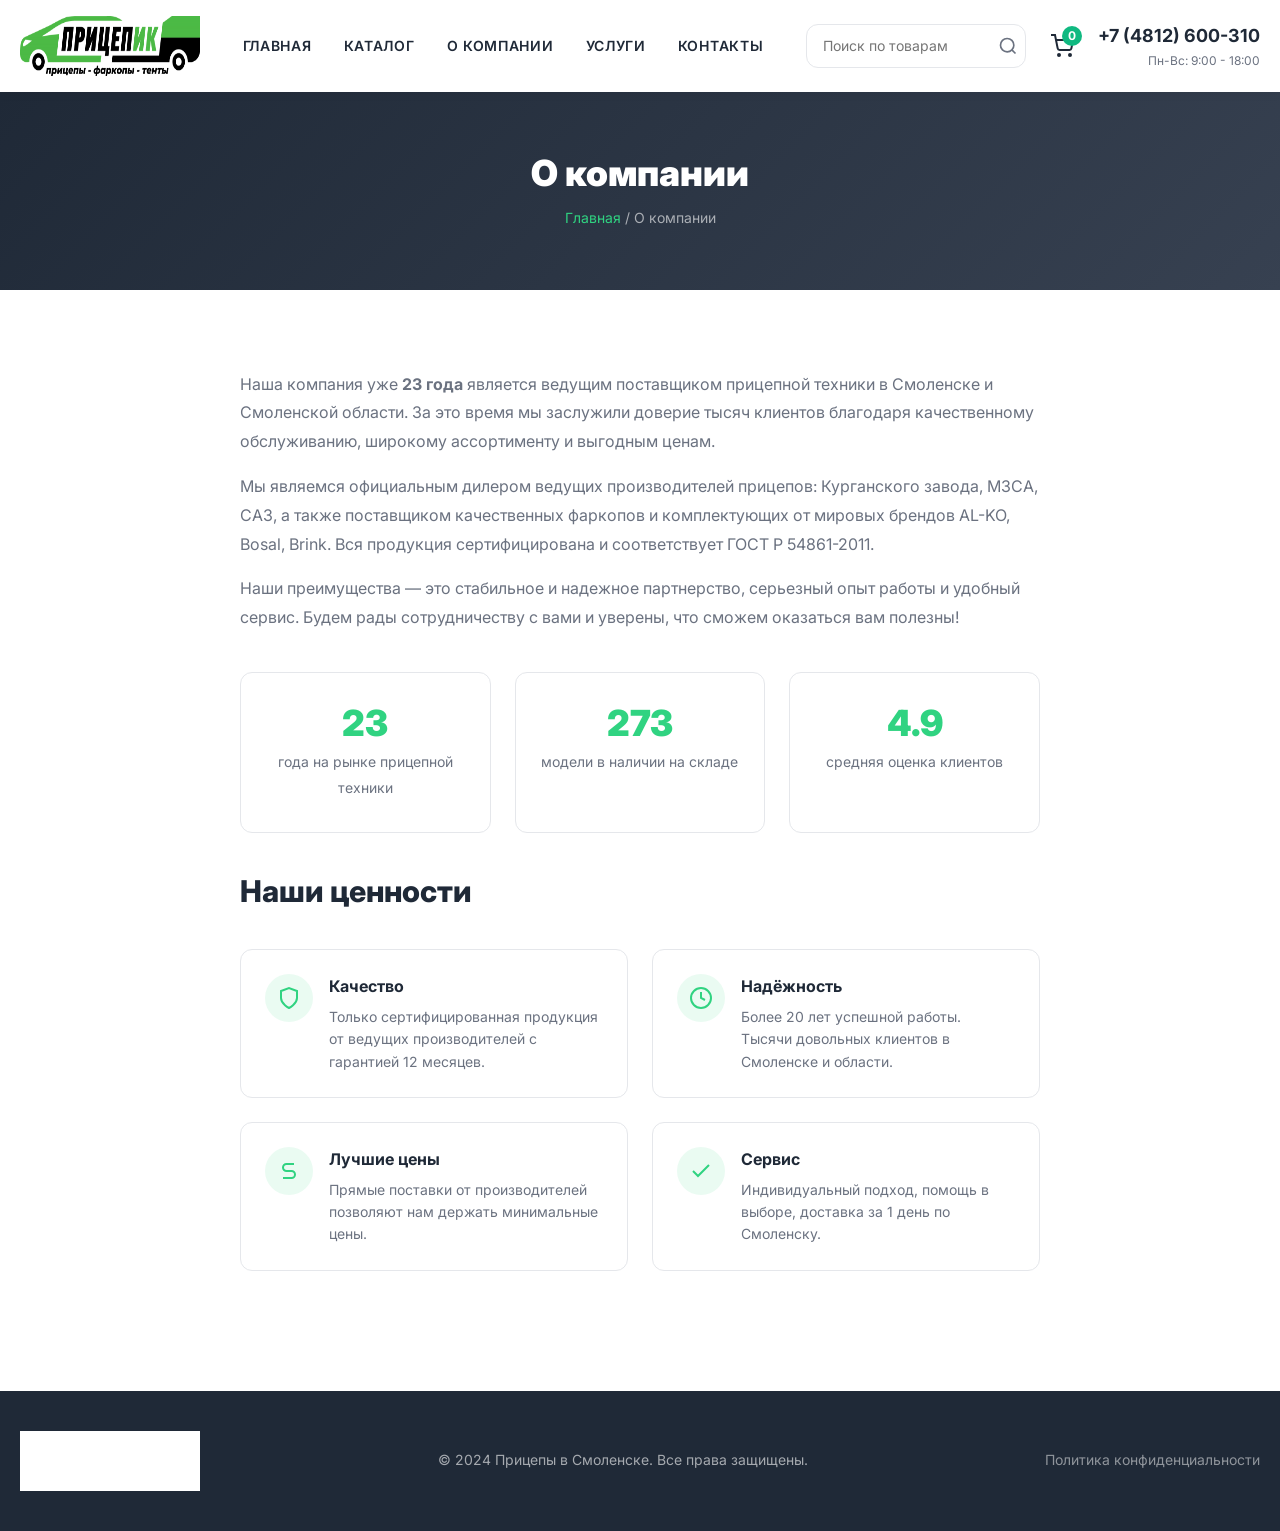
<file: about.html>
<!DOCTYPE html>
<html lang="ru">
<head>
    <meta charset="UTF-8">
    <meta name="viewport" content="width=device-width, initial-scale=1.0">
    <meta name="description" content="О компании Прицепы в Смоленске. 23 года на рынке, официальный дилер, гарантия 12 месяцев.">
    <title>О компании | Прицепы в Смоленске</title>
    <link rel="preconnect" href="https://fonts.googleapis.com">
    <link rel="preconnect" href="https://fonts.gstatic.com" crossorigin>
    <link href="https://fonts.googleapis.com/css2?family=Inter:wght@400;500;600;700;800;900&display=swap" rel="stylesheet">
    <link rel="stylesheet" href="css/reset.css">
    <link rel="stylesheet" href="css/variables.css">
    <link rel="stylesheet" href="css/style.css">
    <link rel="stylesheet" href="css/pages.css">
</head>
<body>
    <header class="header" data-header>
        <div class="container header__container">
            <a href="index.html" class="header__logo">
                <img src="img/logo.png" alt="Прицепы Смоленск" class="header__logo-img" width="180" height="60">
            </a>
            <nav class="header__nav">
                <ul class="header__menu">
                    <li class="header__menu-item"><a href="index.html" class="header__menu-link">Главная</a></li>
                    <li class="header__menu-item"><a href="catalog.html" class="header__menu-link">Каталог</a></li>
                    <li class="header__menu-item"><a href="about.html" class="header__menu-link">О компании</a></li>
                    <li class="header__menu-item"><a href="services.html" class="header__menu-link">Услуги</a></li>
                    <li class="header__menu-item"><a href="contacts.html" class="header__menu-link">Контакты</a></li>
                </ul>
            </nav>
            <div class="header__actions">
                <div class="header__search">
                    <form class="search-form" role="search" action="catalog.html">
                        <input type="search" class="search-form__input" placeholder="Поиск по товарам" aria-label="Поиск" name="q">
                        <button type="submit" class="search-form__btn" aria-label="Найти">
                            <svg width="20" height="20" viewBox="0 0 24 24" fill="none" stroke="currentColor" stroke-width="2"><circle cx="11" cy="11" r="8"></circle><path d="m21 21-4.35-4.35"></path></svg>
                        </button>
                    </form>
                </div>
                <a href="cart.html" class="header__cart" aria-label="Корзина">
                    <svg width="24" height="24" viewBox="0 0 24 24" fill="none" stroke="currentColor" stroke-width="2">
                        <circle cx="9" cy="21" r="1"></circle><circle cx="20" cy="21" r="1"></circle>
                        <path d="M1 1h4l2.68 13.39a2 2 0 0 0 2 1.61h9.72a2 2 0 0 0 2-1.61L23 6H6"></path>
                    </svg>
                    <span class="header__cart-count" data-cart-count>0</span>
                </a>
                <div class="header__contacts-block">
                    <a href="tel:+74812600310" class="header__phone">+7 (4812) 600-310</a>
                    <span class="header__work-time">Пн-Вс: 9:00 - 18:00</span>
                </div>
            </div>
            <button class="header__burger" aria-label="Открыть меню" aria-expanded="false" data-burger>
                <span></span><span></span><span></span>
            </button>
        </div>
        <div class="header__mobile-menu" data-mobile-menu>
            <nav class="header__mobile-nav">
                <ul class="header__mobile-menu-list">
                    <li><a href="index.html" class="header__mobile-menu-link">Главная</a></li>
                    <li><a href="catalog.html" class="header__mobile-menu-link">Каталог</a></li>
                    <li><a href="about.html" class="header__mobile-menu-link">О компании</a></li>
                    <li><a href="services.html" class="header__mobile-menu-link">Услуги</a></li>
                    <li><a href="contacts.html" class="header__mobile-menu-link">Контакты</a></li>
                </ul>
                <div class="header__mobile-contacts">
                    <a href="tel:+74812600310" class="header__mobile-phone">+7 (4812) 600-310</a>
                    <span class="header__mobile-work-time">Пн-Вс: 9:00 - 18:00</span>
                </div>
            </nav>
        </div>
    </header>

    <main>
        <section class="page-header" data-animate>
            <div class="container">
                <h1 class="page-header__title">О компании</h1>
                <p class="page-header__breadcrumb"><a href="index.html">Главная</a> / О компании</p>
            </div>
        </section>

        <section class="section-padding">
            <div class="container">
                <div class="about-page__content" data-animate>
                    <p class="about-page__text">Наша компания уже <strong>23 года</strong> является ведущим поставщиком прицепной техники в Смоленске и Смоленской области. За это время мы заслужили доверие тысяч клиентов благодаря качественному обслуживанию, широкому ассортименту и выгодным ценам.</p>
                    <p class="about-page__text">Мы являемся официальным дилером ведущих производителей прицепов: Курганского завода, МЗСА, САЗ, а также поставщиком качественных фаркопов и комплектующих от мировых брендов AL-KO, Bosal, Brink. Вся продукция сертифицирована и соответствует ГОСТ Р 54861-2011.</p>
                    <p class="about-page__text">Наши преимущества — это стабильное и надежное партнерство, серьезный опыт работы и удобный сервис. Будем рады сотрудничеству с вами и уверены, что сможем оказаться вам полезны!</p>

                    <div class="about-page__stats" data-animate-stagger>
                        <div class="about-page__stat">
                            <span class="about-page__stat-number">23</span>
                            <span class="about-page__stat-text">года на рынке прицепной техники</span>
                        </div>
                        <div class="about-page__stat">
                            <span class="about-page__stat-number">273</span>
                            <span class="about-page__stat-text">модели в наличии на складе</span>
                        </div>
                        <div class="about-page__stat">
                            <span class="about-page__stat-number">4.9</span>
                            <span class="about-page__stat-text">средняя оценка клиентов</span>
                        </div>
                    </div>

                    <h2 class="section-title section-title--left" data-animate>Наши ценности</h2>
                    <div class="about-page__features" data-animate-stagger>
                        <div class="about-page__feature">
                            <div class="about-page__feature-icon">
                                <svg width="24" height="24" viewBox="0 0 24 24" fill="none" stroke="currentColor" stroke-width="2"><path d="M12 22s8-4 8-10V5l-8-3-8 3v7c0 6 8 10 8 10z"/></svg>
                            </div>
                            <div>
                                <h3 class="about-page__feature-title">Качество</h3>
                                <p class="about-page__feature-text">Только сертифицированная продукция от ведущих производителей с гарантией 12 месяцев.</p>
                            </div>
                        </div>
                        <div class="about-page__feature">
                            <div class="about-page__feature-icon">
                                <svg width="24" height="24" viewBox="0 0 24 24" fill="none" stroke="currentColor" stroke-width="2"><circle cx="12" cy="12" r="10"/><polyline points="12 6 12 12 16 14"/></svg>
                            </div>
                            <div>
                                <h3 class="about-page__feature-title">Надёжность</h3>
                                <p class="about-page__feature-text">Более 20 лет успешной работы. Тысячи довольных клиентов в Смоленске и области.</p>
                            </div>
                        </div>
                        <div class="about-page__feature">
                            <div class="about-page__feature-icon">
                                <svg width="24" height="24" viewBox="0 0 24 24" fill="none" stroke="currentColor" stroke-width="2"><path d="M17 5H9.5a3.5 3.5 0 0 0 0 7h5a3.5 3.5 0 0 1 0 7H6"/></svg>
                            </div>
                            <div>
                                <h3 class="about-page__feature-title">Лучшие цены</h3>
                                <p class="about-page__feature-text">Прямые поставки от производителей позволяют нам держать минимальные цены.</p>
                            </div>
                        </div>
                        <div class="about-page__feature">
                            <div class="about-page__feature-icon">
                                <svg width="24" height="24" viewBox="0 0 24 24" fill="none" stroke="currentColor" stroke-width="2"><polyline points="20 6 9 17 4 12"/></svg>
                            </div>
                            <div>
                                <h3 class="about-page__feature-title">Сервис</h3>
                                <p class="about-page__feature-text">Индивидуальный подход, помощь в выборе, доставка за 1 день по Смоленску.</p>
                            </div>
                        </div>
                    </div>
                </div>
            </div>
        </section>
    </main>

    <footer class="footer">
        <div class="container footer__container">
            <div class="footer__bar">
                <img src="img/logo.png" alt="Прицепы Смоленск" class="footer__logo" width="180" height="60">
                <p class="footer__copyright">&copy; 2024 Прицепы в Смоленске. Все права защищены.</p>
                <a href="privacy.html" class="footer__privacy">Политика конфиденциальности</a>
            </div>
        </div>
    </footer>

    <button class="back-to-top" aria-label="Наверх" data-back-to-top>
        <svg width="22" height="22" viewBox="0 0 24 24" fill="none" stroke="currentColor" stroke-width="2">
            <path d="M18 15l-6-6-6 6"/>
        </svg>
    </button>

    <script src="js/main.js"></script>
</body>
</html>
</file>
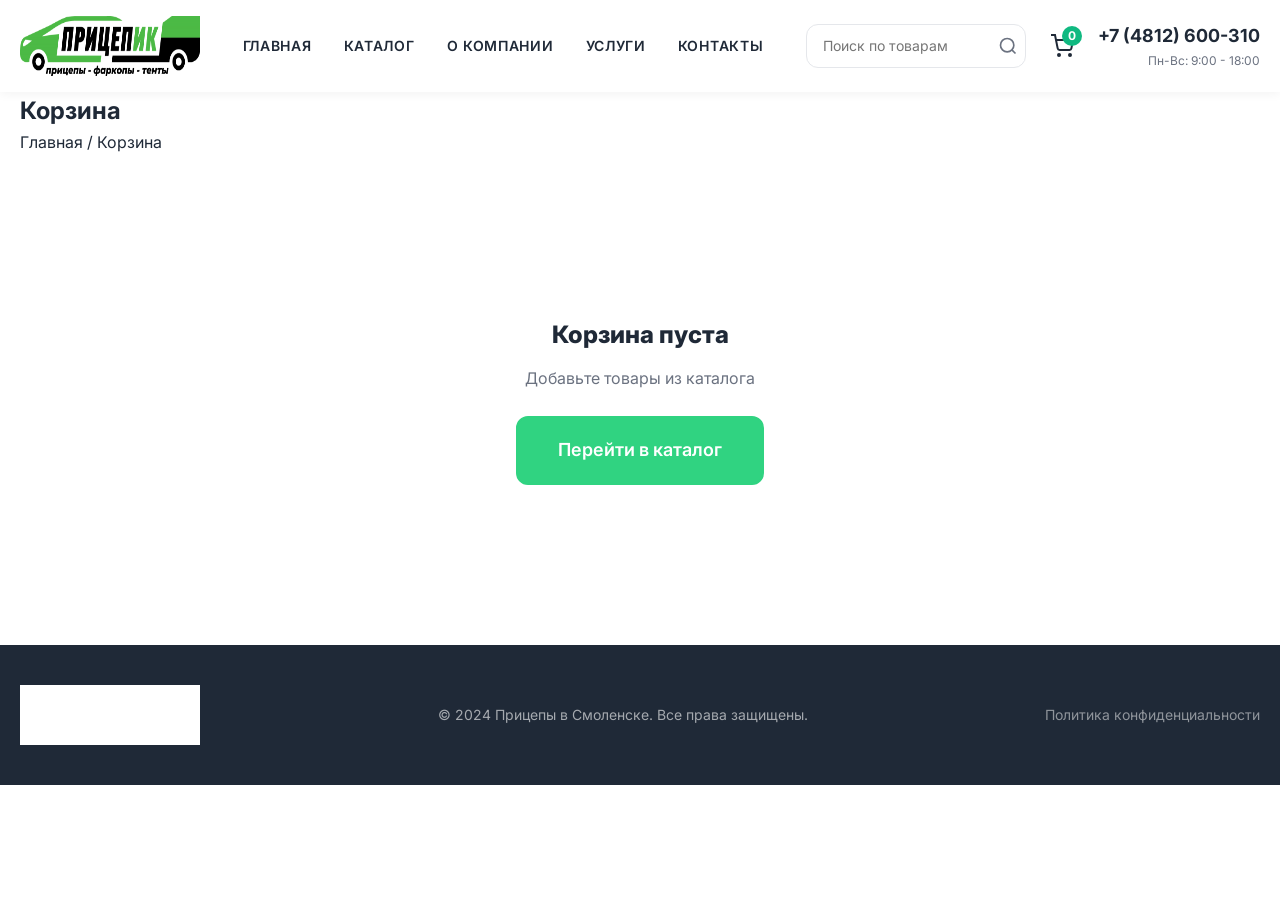
<file: cart.html>
<!DOCTYPE html>
<html lang="ru">
<head>
    <meta charset="UTF-8">
    <meta name="viewport" content="width=device-width, initial-scale=1.0">
    <meta name="description" content="Корзина интернет-магазина прицепов в Смоленске.">
    <title>Корзина | Прицепы в Смоленске</title>
    <link rel="preconnect" href="https://fonts.googleapis.com">
    <link rel="preconnect" href="https://fonts.gstatic.com" crossorigin>
    <link href="https://fonts.googleapis.com/css2?family=Inter:wght@400;500;600;700;800;900&display=swap" rel="stylesheet">
    <link rel="stylesheet" href="css/reset.css">
    <link rel="stylesheet" href="css/variables.css">
    <link rel="stylesheet" href="css/style.css">
    <style>
        .cart-page { min-height: 50vh; }
        .cart-empty { text-align: center; padding: 80px 20px; }
        .cart-empty__title { font-size: var(--font-size-2xl); font-weight: 800; color: var(--color-text-main); margin-bottom: 12px; }
        .cart-empty__text { color: var(--color-text-muted); margin-bottom: 24px; }
        .cart-table { width: 100%; border-collapse: collapse; }
        .cart-table th { text-align: left; padding: 16px; font-size: var(--font-size-sm); text-transform: uppercase; letter-spacing: 0.05em; color: var(--color-text-muted); font-weight: 700; border-bottom: 2px solid var(--color-border); }
        .cart-table td { padding: 16px; border-bottom: 1px solid var(--color-border); vertical-align: middle; }
        .cart-item { display: flex; align-items: center; gap: 16px; }
        .cart-item__image { width: 80px; height: 80px; object-fit: contain; border-radius: var(--radius-sm); background: var(--color-bg-light); }
        .cart-item__name { font-weight: 600; color: var(--color-text-main); text-decoration: none; }
        .cart-item__name:hover { color: var(--color-primary); }
        .cart-qty { display: flex; align-items: center; gap: 8px; }
        .cart-qty__btn { width: 36px; height: 36px; border: 1px solid var(--color-border); border-radius: var(--radius-sm); background: var(--color-white); cursor: pointer; display: flex; align-items: center; justify-content: center; font-size: 18px; transition: var(--transition); }
        .cart-qty__btn:hover { border-color: var(--color-primary); color: var(--color-primary); }
        .cart-qty__value { font-weight: 700; min-width: 24px; text-align: center; }
        .cart-remove { background: none; border: none; color: #EF4444; cursor: pointer; font-size: 20px; padding: 4px 8px; transition: var(--transition); }
        .cart-remove:hover { opacity: 0.7; }
        .cart-total { display: flex; justify-content: space-between; align-items: center; padding: 24px 16px; margin-top: 24px; background: var(--color-bg-light); border-radius: var(--radius-md); }
        .cart-total__label { font-size: var(--font-size-lg); font-weight: 600; }
        .cart-total__price { font-size: var(--font-size-3xl); font-weight: 900; color: var(--color-primary); }
        .cart-actions { display: flex; gap: 16px; justify-content: flex-end; margin-top: 24px; }
        @media (max-width: 768px) {
            .cart-table th:nth-child(3), .cart-table td:nth-child(3) { display: none; }
            .cart-item__image { width: 60px; height: 60px; }
            .cart-total { flex-direction: column; gap: 12px; text-align: center; }
            .cart-actions { flex-direction: column; }
        }
        @media (max-width: 480px) {
            .cart-table { font-size: var(--font-size-sm); }
            .cart-table td, .cart-table th { padding: 10px 8px; }
        }
    </style>
</head>
<body>
    <header class="header" data-header>
        <div class="container header__container">
            <a href="index.html" class="header__logo">
                <img src="img/logo.png" alt="Прицепы Смоленск" class="header__logo-img" width="180" height="60">
            </a>
            <nav class="header__nav">
                <ul class="header__menu">
                    <li class="header__menu-item"><a href="index.html" class="header__menu-link">Главная</a></li>
                    <li class="header__menu-item"><a href="catalog.html" class="header__menu-link">Каталог</a></li>
                    <li class="header__menu-item"><a href="about.html" class="header__menu-link">О компании</a></li>
                    <li class="header__menu-item"><a href="services.html" class="header__menu-link">Услуги</a></li>
                    <li class="header__menu-item"><a href="contacts.html" class="header__menu-link">Контакты</a></li>
                </ul>
            </nav>
            <div class="header__actions">
                <div class="header__search">
                    <form class="search-form" role="search" action="catalog.html">
                        <input type="search" class="search-form__input" placeholder="Поиск по товарам" aria-label="Поиск" name="q">
                        <button type="submit" class="search-form__btn" aria-label="Найти">
                            <svg width="20" height="20" viewBox="0 0 24 24" fill="none" stroke="currentColor" stroke-width="2"><circle cx="11" cy="11" r="8"></circle><path d="m21 21-4.35-4.35"></path></svg>
                        </button>
                    </form>
                </div>
                <a href="cart.html" class="header__cart" aria-label="Корзина">
                    <svg width="24" height="24" viewBox="0 0 24 24" fill="none" stroke="currentColor" stroke-width="2">
                        <circle cx="9" cy="21" r="1"></circle><circle cx="20" cy="21" r="1"></circle>
                        <path d="M1 1h4l2.68 13.39a2 2 0 0 0 2 1.61h9.72a2 2 0 0 0 2-1.61L23 6H6"></path>
                    </svg>
                    <span class="header__cart-count" data-cart-count>0</span>
                </a>
                <div class="header__contacts-block">
                    <a href="tel:+74812600310" class="header__phone">+7 (4812) 600-310</a>
                    <span class="header__work-time">Пн-Вс: 9:00 - 18:00</span>
                </div>
            </div>
            <button class="header__burger" aria-label="Открыть меню" aria-expanded="false" data-burger>
                <span></span><span></span><span></span>
            </button>
        </div>
        <div class="header__mobile-menu" data-mobile-menu>
            <nav class="header__mobile-nav">
                <ul class="header__mobile-menu-list">
                    <li><a href="index.html" class="header__mobile-menu-link">Главная</a></li>
                    <li><a href="catalog.html" class="header__mobile-menu-link">Каталог</a></li>
                    <li><a href="about.html" class="header__mobile-menu-link">О компании</a></li>
                    <li><a href="services.html" class="header__mobile-menu-link">Услуги</a></li>
                    <li><a href="contacts.html" class="header__mobile-menu-link">Контакты</a></li>
                </ul>
                <div class="header__mobile-contacts">
                    <a href="tel:+74812600310" class="header__mobile-phone">+7 (4812) 600-310</a>
                    <span class="header__mobile-work-time">Пн-Вс: 9:00 - 18:00</span>
                </div>
            </nav>
        </div>
    </header>

    <main>
        <section class="page-header" data-animate>
            <div class="container">
                <h1 class="page-header__title">Корзина</h1>
                <p class="page-header__breadcrumb"><a href="index.html">Главная</a> / Корзина</p>
            </div>
        </section>

        <section class="section-padding cart-page">
            <div class="container" id="cart-content" data-animate>
                <div class="cart-empty" id="cart-empty">
                    <div class="cart-empty__title">Корзина пуста</div>
                    <p class="cart-empty__text">Добавьте товары из каталога</p>
                    <a href="catalog.html" class="btn btn--primary btn--large">Перейти в каталог</a>
                </div>
                <div id="cart-full" style="display:none">
                    <table class="cart-table">
                        <thead>
                            <tr>
                                <th>Товар</th>
                                <th>Количество</th>
                                <th>Цена</th>
                                <th>Сумма</th>
                                <th></th>
                            </tr>
                        </thead>
                        <tbody id="cart-items"></tbody>
                    </table>
                    <div class="cart-total">
                        <span class="cart-total__label">Итого:</span>
                        <span class="cart-total__price" id="cart-total-price">0 ₽</span>
                    </div>
                    <div class="cart-actions">
                        <a href="catalog.html" class="btn btn--outline">Продолжить покупки</a>
                        <button class="btn btn--primary btn--large" data-modal="order" id="cart-checkout">Оформить заказ</button>
                    </div>
                </div>
            </div>
        </section>
    </main>

    <footer class="footer">
        <div class="container footer__container">
            <div class="footer__bar">
                <img src="img/logo.png" alt="Прицепы Смоленск" class="footer__logo" width="180" height="60">
                <p class="footer__copyright">&copy; 2024 Прицепы в Смоленске. Все права защищены.</p>
                <a href="privacy.html" class="footer__privacy">Политика конфиденциальности</a>
            </div>
        </div>
    </footer>

    <div class="modal" id="modal-order">
        <div class="modal__overlay" data-close-modal></div>
        <div class="modal__content">
            <button class="modal__close" aria-label="Закрыть" data-close-modal>&times;</button>
            <h3 class="modal__title">Оформление заказа</h3>
            <p class="modal__subtitle">Заполните данные и мы свяжемся с вами</p>
            <form class="modal__form" id="order-form-cart">
                <div class="form-group">
                    <input type="text" name="name" class="form-input" placeholder="Ваше имя" required>
                </div>
                <div class="form-group">
                    <input type="tel" name="phone" class="form-input" placeholder="+7 (___) ___-__-__" required>
                </div>
                <button type="submit" class="btn btn--primary btn--full">Подтвердить заказ</button>
                <p class="form-privacy">Нажимая кнопку, вы соглашаетесь с <a href="privacy.html" class="form-privacy__link">политикой конфиденциальности</a></p>
            </form>
        </div>
    </div>

    <button class="back-to-top" aria-label="Наверх" data-back-to-top>
        <svg width="22" height="22" viewBox="0 0 24 24" fill="none" stroke="currentColor" stroke-width="2">
            <path d="M18 15l-6-6-6 6"/>
        </svg>
    </button>

    <script src="js/main.js"></script>
    <script>
    document.addEventListener('DOMContentLoaded', () => {
        const cartEmpty = document.getElementById('cart-empty');
        const cartFull = document.getElementById('cart-full');
        const cartItems = document.getElementById('cart-items');
        const totalPrice = document.getElementById('cart-total-price');

        function renderCart() {
            const cart = getCart();
            if (cart.length === 0) {
                cartEmpty.style.display = 'block';
                cartFull.style.display = 'none';
                return;
            }
            cartEmpty.style.display = 'none';
            cartFull.style.display = 'block';

            cartItems.innerHTML = cart.map(item => `
                <tr>
                    <td>
                        <div class="cart-item">
                            <img src="${item.image}" alt="${item.name}" class="cart-item__image" loading="lazy">
                            <a href="product.html?id=${item.id}" class="cart-item__name">${item.name}</a>
                        </div>
                    </td>
                    <td>
                        <div class="cart-qty">
                            <button class="cart-qty__btn" onclick="updateQty(${item.id}, -1)">−</button>
                            <span class="cart-qty__value">${item.quantity}</span>
                            <button class="cart-qty__btn" onclick="updateQty(${item.id}, 1)">+</button>
                        </div>
                    </td>
                    <td>${item.price.toLocaleString()} ₽</td>
                    <td><strong>${(item.price * item.quantity).toLocaleString()} ₽</strong></td>
                    <td><button class="cart-remove" onclick="removeItem(${item.id})">&times;</button></td>
                </tr>
            `).join('');

            const total = cart.reduce((s, i) => s + i.price * i.quantity, 0);
            totalPrice.textContent = total.toLocaleString() + ' ₽';
        }

        window.updateQty = function(id, delta) {
            const cart = getCart();
            const item = cart.find(i => i.id === id);
            if (!item) return;
            item.quantity += delta;
            if (item.quantity <= 0) {
                const idx = cart.indexOf(item);
                cart.splice(idx, 1);
            }
            saveCart(cart);
            renderCart();
        };

        window.removeItem = function(id) {
            const cart = getCart().filter(i => i.id !== id);
            saveCart(cart);
            renderCart();
        };

        const orderForm = document.getElementById('order-form-cart');
        if (orderForm) {
            orderForm.addEventListener('submit', (e) => {
                e.preventDefault();
                const btn = orderForm.querySelector('button[type="submit"]');
                btn.textContent = 'Отправляем...';
                btn.disabled = true;
                setTimeout(() => {
                    alert('Спасибо за заказ! Наш менеджер свяжется с вами в ближайшее время.');
                    document.querySelector('.modal').classList.remove('is-active');
                    document.body.style.overflow = '';
                    saveCart([]);
                    renderCart();
                    btn.textContent = 'Подтвердить заказ';
                    btn.disabled = false;
                    orderForm.reset();
                }, 800);
            });
        }

        renderCart();
    });
    </script>
</body>
</html>
</file>
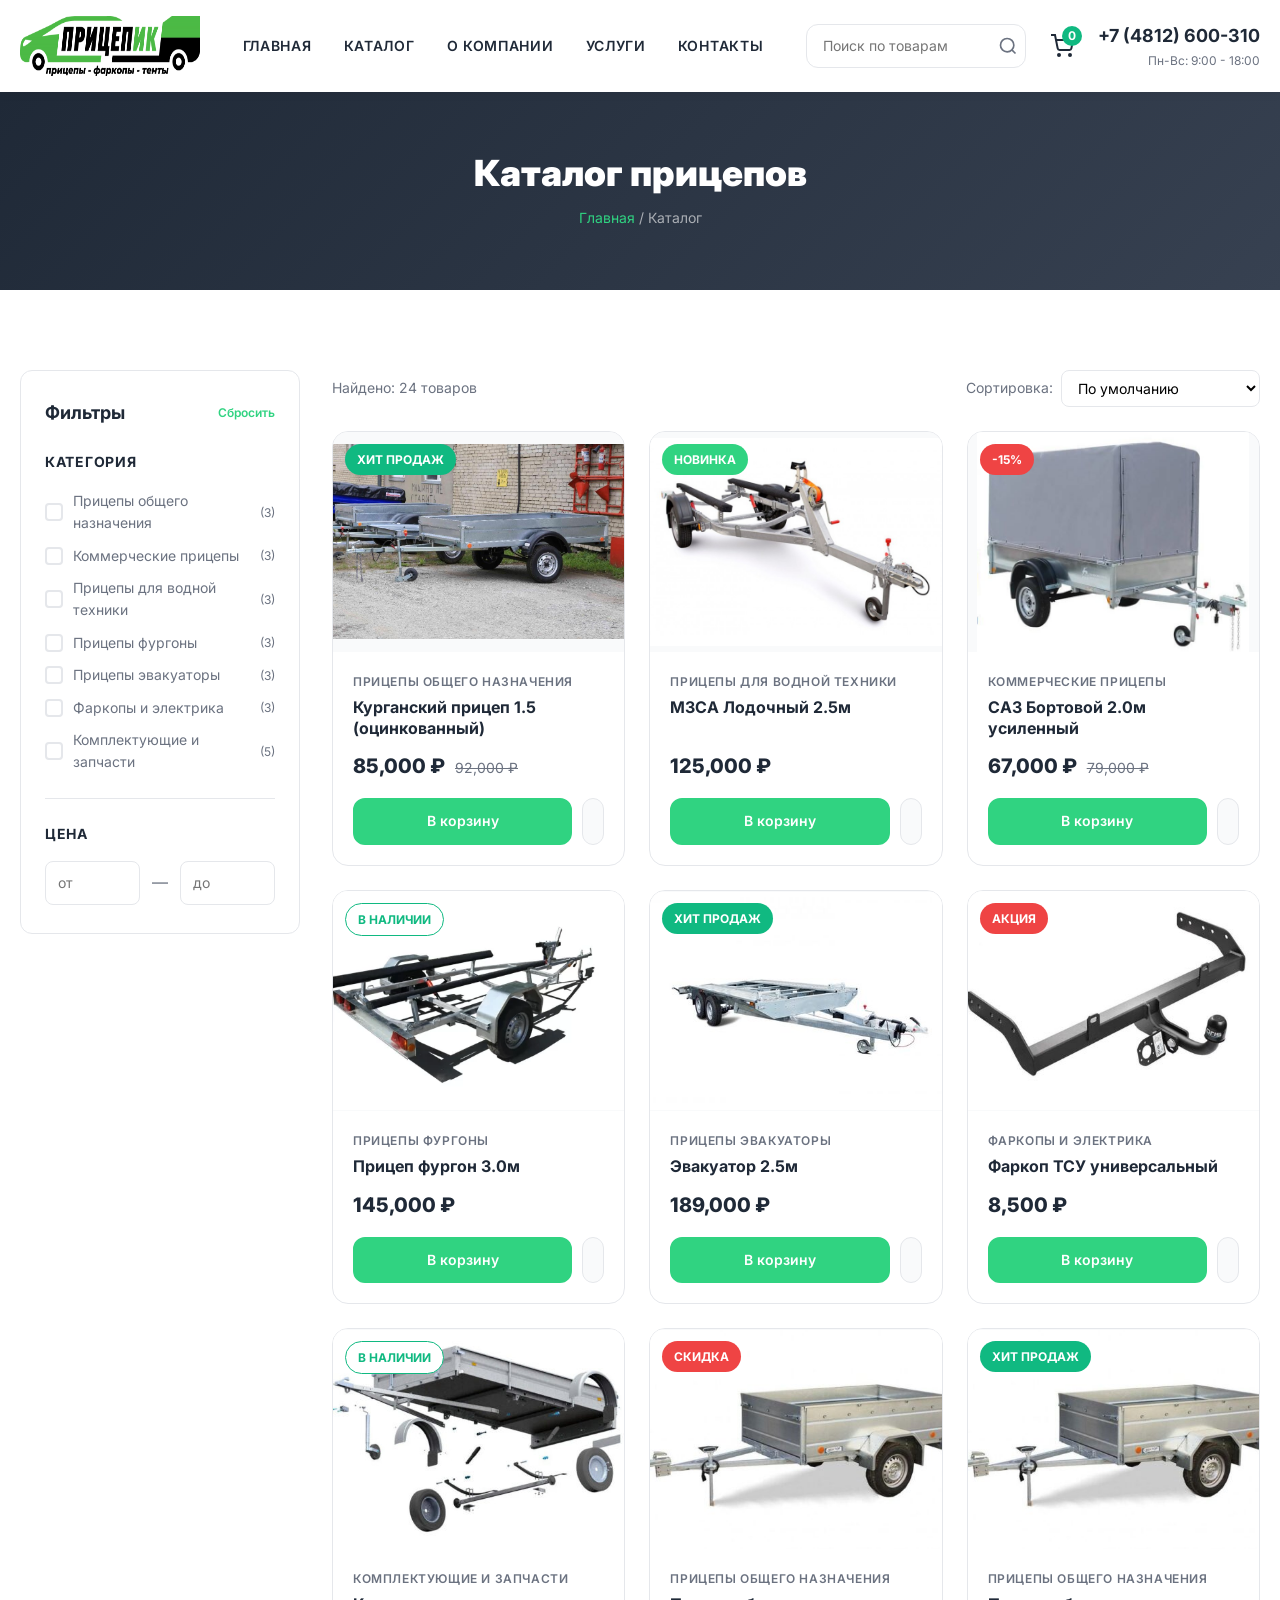
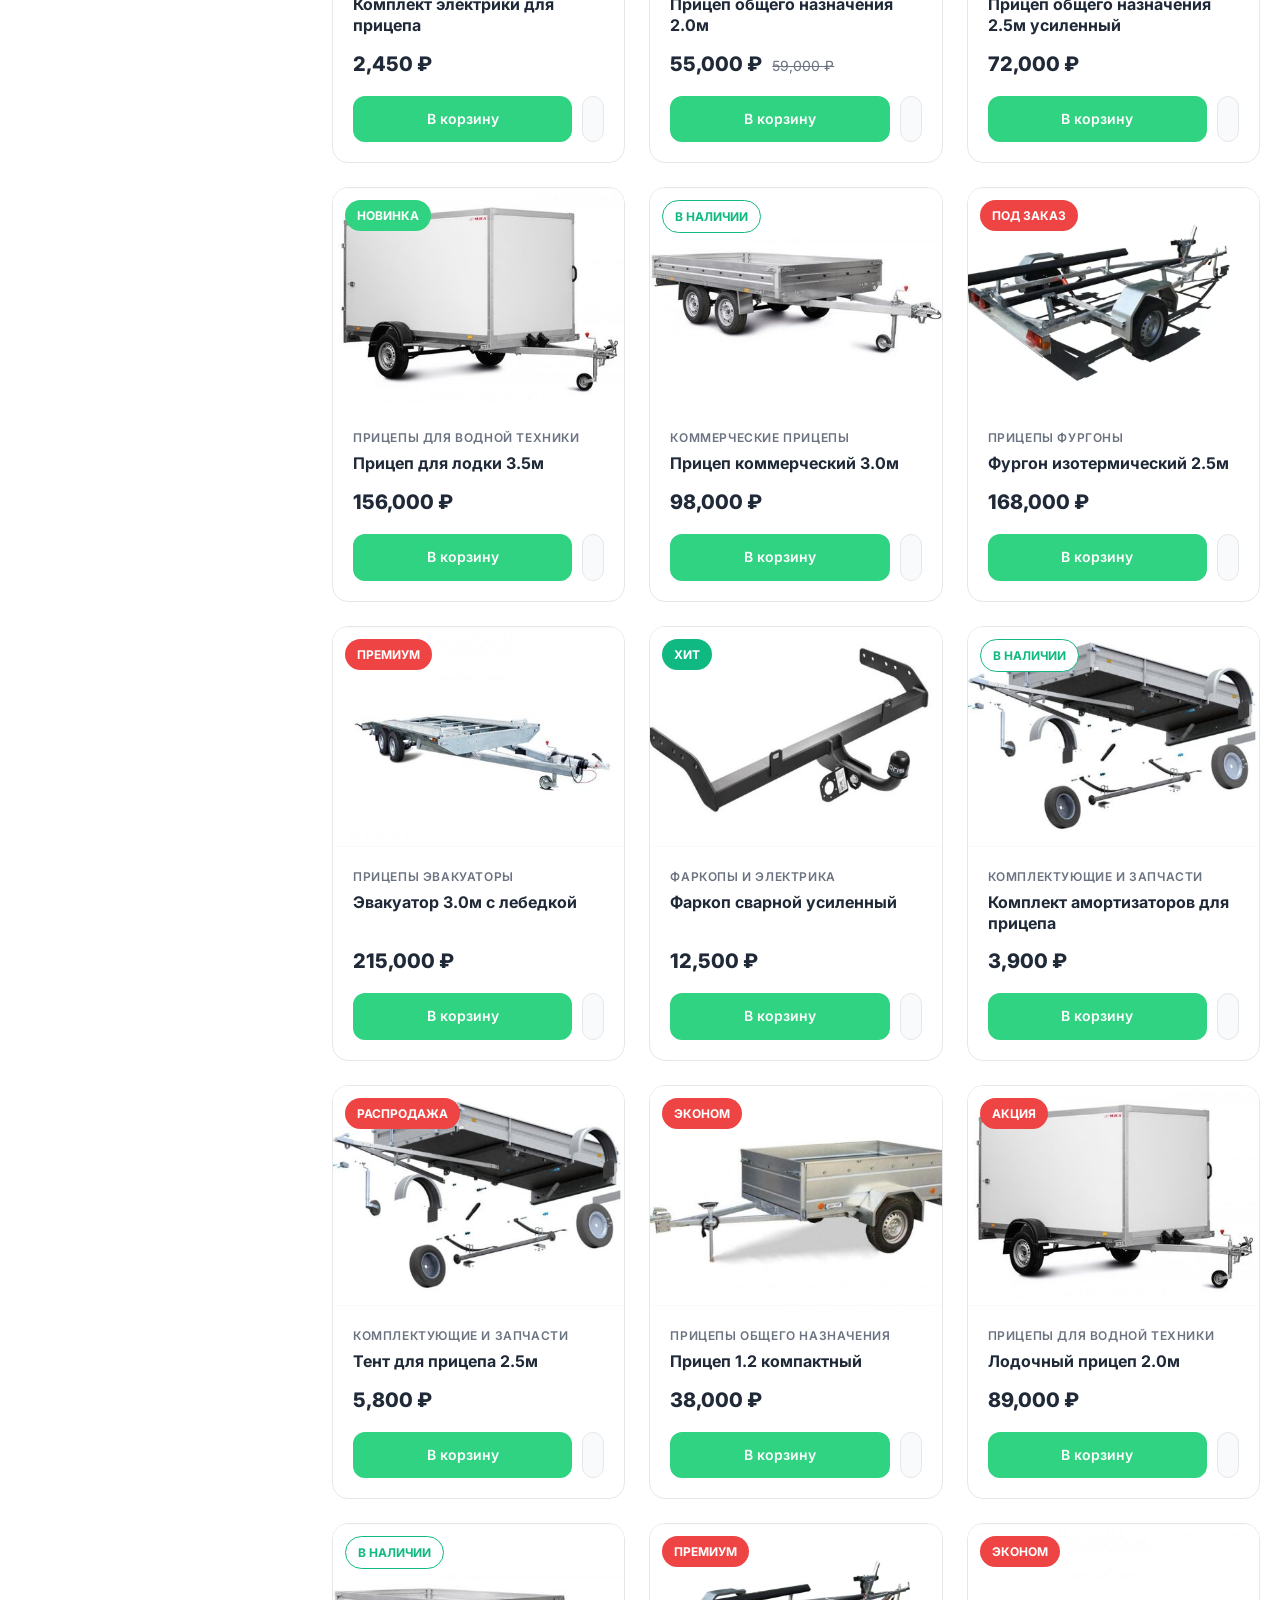
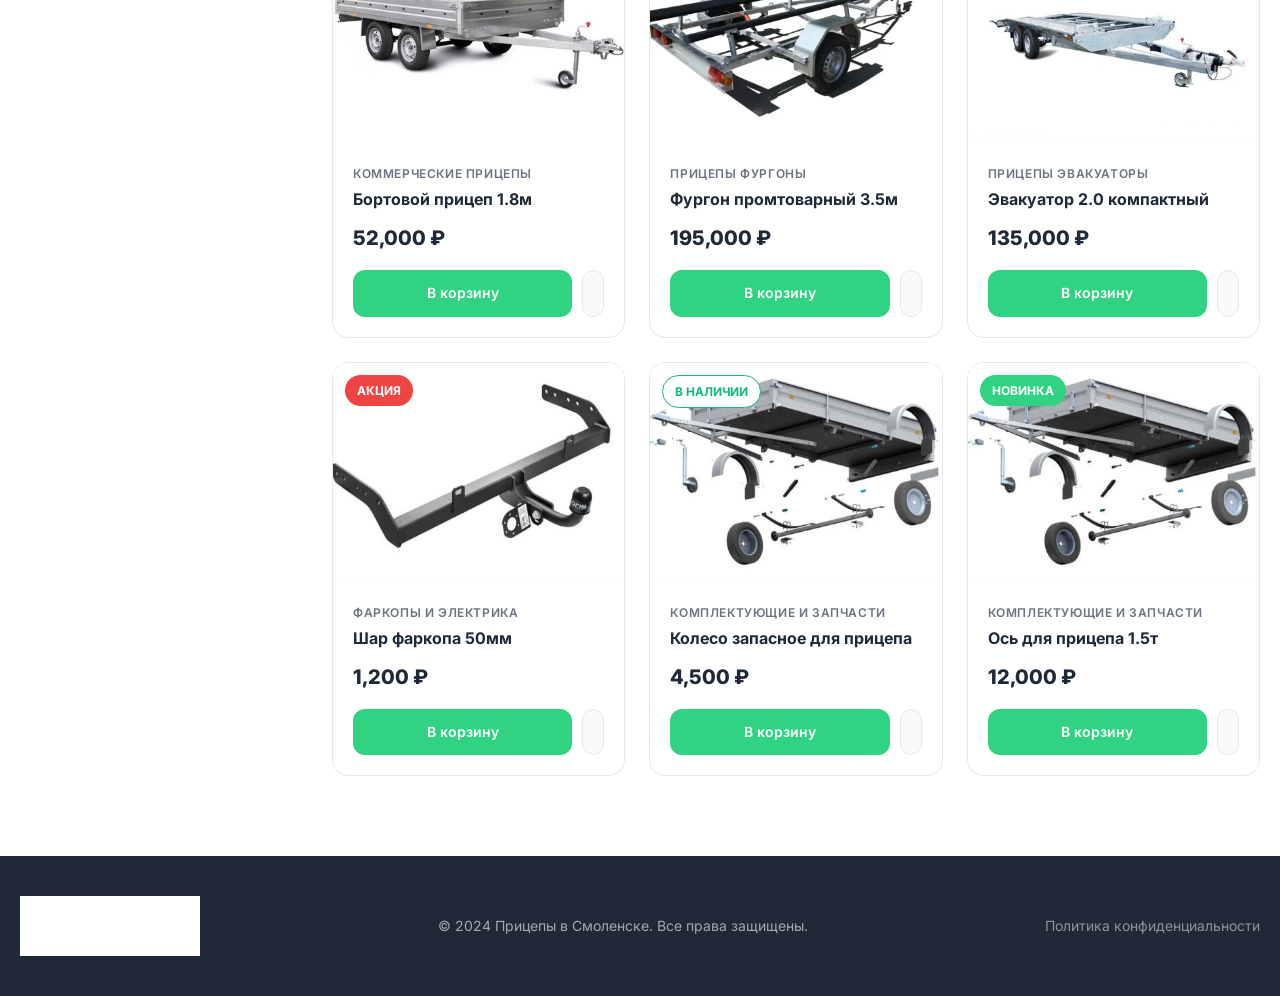
<file: catalog.html>
<!DOCTYPE html>
<html lang="ru">
<head>
    <meta charset="UTF-8">
    <meta name="viewport" content="width=device-width, initial-scale=1.0">
    <meta name="description" content="Каталог прицепов в Смоленске. 273 модели в наличии. Официальный дилер. Фаркопы, тенты, запчасти.">
    <title>Каталог прицепов | Прицепы в Смоленске</title>
    <link rel="preconnect" href="https://fonts.googleapis.com">
    <link rel="preconnect" href="https://fonts.gstatic.com" crossorigin>
    <link href="https://fonts.googleapis.com/css2?family=Inter:wght@400;500;600;700;800;900&display=swap" rel="stylesheet">
    <link rel="stylesheet" href="css/reset.css">
    <link rel="stylesheet" href="css/variables.css">
    <link rel="stylesheet" href="css/style.css">
    <link rel="stylesheet" href="css/pages.css">
</head>
<body>
    <header class="header" data-header>
        <div class="container header__container">
            <a href="index.html" class="header__logo">
                <img src="img/logo.png" alt="Прицепы Смоленск" class="header__logo-img" width="180" height="60">
            </a>
            <nav class="header__nav">
                <ul class="header__menu">
                    <li class="header__menu-item"><a href="index.html" class="header__menu-link">Главная</a></li>
                    <li class="header__menu-item"><a href="catalog.html" class="header__menu-link">Каталог</a></li>
                    <li class="header__menu-item"><a href="about.html" class="header__menu-link">О компании</a></li>
                    <li class="header__menu-item"><a href="services.html" class="header__menu-link">Услуги</a></li>
                    <li class="header__menu-item"><a href="contacts.html" class="header__menu-link">Контакты</a></li>
                </ul>
            </nav>
            <div class="header__actions">
                <div class="header__search">
                    <form class="search-form" role="search" action="catalog.html">
                        <input type="search" class="search-form__input" placeholder="Поиск по товарам" aria-label="Поиск" name="q">
                        <button type="submit" class="search-form__btn" aria-label="Найти">
                            <svg width="20" height="20" viewBox="0 0 24 24" fill="none" stroke="currentColor" stroke-width="2">
                                <circle cx="11" cy="11" r="8"></circle>
                                <path d="m21 21-4.35-4.35"></path>
                            </svg>
                        </button>
                    </form>
                </div>
                <a href="cart.html" class="header__cart" aria-label="Корзина">
                    <svg width="24" height="24" viewBox="0 0 24 24" fill="none" stroke="currentColor" stroke-width="2">
                        <circle cx="9" cy="21" r="1"></circle>
                        <circle cx="20" cy="21" r="1"></circle>
                        <path d="M1 1h4l2.68 13.39a2 2 0 0 0 2 1.61h9.72a2 2 0 0 0 2-1.61L23 6H6"></path>
                    </svg>
                    <span class="header__cart-count" data-cart-count>0</span>
                </a>
                <div class="header__contacts-block">
                    <a href="tel:+74812600310" class="header__phone">+7 (4812) 600-310</a>
                    <span class="header__work-time">Пн-Вс: 9:00 - 18:00</span>
                </div>
            </div>
            <button class="header__burger" aria-label="Открыть меню" aria-expanded="false" data-burger>
                <span></span><span></span><span></span>
            </button>
        </div>
        <div class="header__mobile-menu" data-mobile-menu>
            <nav class="header__mobile-nav">
                <ul class="header__mobile-menu-list">
                    <li><a href="index.html" class="header__mobile-menu-link">Главная</a></li>
                    <li><a href="catalog.html" class="header__mobile-menu-link">Каталог</a></li>
                    <li><a href="about.html" class="header__mobile-menu-link">О компании</a></li>
                    <li><a href="services.html" class="header__mobile-menu-link">Услуги</a></li>
                    <li><a href="contacts.html" class="header__mobile-menu-link">Контакты</a></li>
                </ul>
                <div class="header__mobile-contacts">
                    <a href="tel:+74812600310" class="header__mobile-phone">+7 (4812) 600-310</a>
                    <span class="header__mobile-work-time">Пн-Вс: 9:00 - 18:00</span>
                </div>
            </nav>
        </div>
    </header>

    <main>
        <section class="page-header" data-animate>
            <div class="container">
                <h1 class="page-header__title">Каталог прицепов</h1>
                <p class="page-header__breadcrumb"><a href="index.html">Главная</a> / Каталог</p>
            </div>
        </section>

        <section class="section-padding">
            <div class="container">
                <div class="catalog-layout">
                    <aside class="filter-sidebar" id="filter-sidebar" data-animate="slide-left">
                        <div class="filter-sidebar__title">
                            Фильтры
                            <button class="filter-sidebar__clear" id="clear-filters">Сбросить</button>
                        </div>

                        <div class="filter-group">
                            <h3 class="filter-group__title">Категория</h3>
                            <ul class="filter-group__list" id="category-filters">
                                <li>
                                    <label class="filter-group__label">
                                        <input type="checkbox" value="general" data-category>
                                        Прицепы общего назначения
                                        <span class="filter-group__count">(3)</span>
                                    </label>
                                </li>
                                <li>
                                    <label class="filter-group__label">
                                        <input type="checkbox" value="commercial" data-category>
                                        Коммерческие прицепы
                                        <span class="filter-group__count">(3)</span>
                                    </label>
                                </li>
                                <li>
                                    <label class="filter-group__label">
                                        <input type="checkbox" value="water" data-category>
                                        Прицепы для водной техники
                                        <span class="filter-group__count">(3)</span>
                                    </label>
                                </li>
                                <li>
                                    <label class="filter-group__label">
                                        <input type="checkbox" value="van" data-category>
                                        Прицепы фургоны
                                        <span class="filter-group__count">(3)</span>
                                    </label>
                                </li>
                                <li>
                                    <label class="filter-group__label">
                                        <input type="checkbox" value="evacuator" data-category>
                                        Прицепы эвакуаторы
                                        <span class="filter-group__count">(3)</span>
                                    </label>
                                </li>
                                <li>
                                    <label class="filter-group__label">
                                        <input type="checkbox" value="towbar" data-category>
                                        Фаркопы и электрика
                                        <span class="filter-group__count">(3)</span>
                                    </label>
                                </li>
                                <li>
                                    <label class="filter-group__label">
                                        <input type="checkbox" value="parts" data-category>
                                        Комплектующие и запчасти
                                        <span class="filter-group__count">(5)</span>
                                    </label>
                                </li>
                            </ul>
                        </div>

                        <div class="filter-group">
                            <h3 class="filter-group__title">Цена</h3>
                            <div class="filter-price">
                                <input type="number" class="filter-price__input" id="price-min" placeholder="от" min="0">
                                <span class="filter-price__sep">—</span>
                                <input type="number" class="filter-price__input" id="price-max" placeholder="до" min="0">
                            </div>
                        </div>
                    </aside>

                    <div class="catalog-content" data-animate="slide-right">
                        <div class="catalog-content__header">
                            <p class="catalog-content__count" id="product-count">Найдено: 0 товаров</p>
                            <div class="catalog-content__sort">
                                <label for="sort-select">Сортировка:</label>
                                <select id="sort-select">
                                    <option value="default">По умолчанию</option>
                                    <option value="price-asc">Цена: по возрастанию</option>
                                    <option value="price-desc">Цена: по убыванию</option>
                                    <option value="name">По названию</option>
                                </select>
                            </div>
                            <button class="filter-toggle" id="filter-toggle" style="display:none">
                                <svg width="18" height="18" viewBox="0 0 24 24" fill="none" stroke="currentColor" stroke-width="2">
                                    <line x1="4" y1="6" x2="20" y2="6"/><line x1="8" y1="12" x2="20" y2="12"/><line x1="12" y1="18" x2="20" y2="18"/>
                                </svg>
                                Фильтры
                            </button>
                        </div>

                        <div class="catalog-grid" id="catalog-grid" data-animate-stagger></div>
                        <div class="catalog-empty" id="catalog-empty" style="display:none">
                            <div class="catalog-empty__title">Ничего не найдено</div>
                            <p class="catalog-empty__text">Попробуйте изменить параметры фильтрации</p>
                            <button class="btn btn--outline" id="reset-from-empty">Сбросить фильтры</button>
                        </div>
                    </div>
                </div>
            </div>
        </section>
    </main>

    <footer class="footer">
        <div class="container footer__container">
            <div class="footer__bar">
                <img src="img/logo.png" alt="Прицепы Смоленск" class="footer__logo" width="180" height="60">
                <p class="footer__copyright">&copy; 2024 Прицепы в Смоленске. Все права защищены.</p>
                <a href="privacy.html" class="footer__privacy">Политика конфиденциальности</a>
            </div>
        </div>
    </footer>

    <button class="back-to-top" aria-label="Наверх" data-back-to-top>
        <svg width="22" height="22" viewBox="0 0 24 24" fill="none" stroke="currentColor" stroke-width="2">
            <path d="M18 15l-6-6-6 6"/>
        </svg>
    </button>

    <script src="js/products.js"></script>
    <script>
    document.addEventListener('DOMContentLoaded', () => {
        const grid = document.getElementById('catalog-grid');
        const empty = document.getElementById('catalog-empty');
        const countEl = document.getElementById('product-count');
        const sortSelect = document.getElementById('sort-select');
        const clearBtn = document.getElementById('clear-filters');
        const resetBtn = document.getElementById('reset-from-empty');
        const priceMin = document.getElementById('price-min');
        const priceMax = document.getElementById('price-max');
        const filterToggle = document.getElementById('filter-toggle');
        const sidebar = document.getElementById('filter-sidebar');

        const urlParams = new URLSearchParams(window.location.search);
        const searchQuery = urlParams.get('q') || '';

        let filteredProducts = [...products];

        function getSelectedCategories() {
            return Array.from(document.querySelectorAll('[data-category]:checked')).map(cb => cb.value);
        }

        function getPriceRange() {
            return {
                min: parseFloat(priceMin.value) || 0,
                max: parseFloat(priceMax.value) || Infinity
            };
        }

        function filterProducts() {
            const cats = getSelectedCategories();
            const price = getPriceRange();
            const sort = sortSelect.value;

            let result = products;

            if (searchQuery) {
                const q = searchQuery.toLowerCase();
                result = result.filter(p =>
                    p.name.toLowerCase().includes(q) ||
                    p.category.toLowerCase().includes(q)
                );
            }

            if (cats.length > 0) {
                result = result.filter(p => cats.includes(p.categorySlug));
            }

            result = result.filter(p => p.price >= price.min && p.price <= price.max);

            switch (sort) {
                case 'price-asc': result.sort((a, b) => a.price - b.price); break;
                case 'price-desc': result.sort((a, b) => b.price - a.price); break;
                case 'name': result.sort((a, b) => a.name.localeCompare(b.name)); break;
            }

            filteredProducts = result;
            renderProducts(result);
        }

        function renderProducts(arr) {
            if (arr.length === 0) {
                grid.innerHTML = '';
                empty.style.display = 'block';
                countEl.textContent = 'Найдено: 0 товаров';
                return;
            }
            empty.style.display = 'none';
            countEl.textContent = `Найдено: ${arr.length} товаров`;

            grid.innerHTML = arr.map(p => {
                const badgeClass = p.badge === 'Хит продаж' || p.badge === 'Хит' ? 'hit' :
                    p.badge === 'Новинка' ? 'new' :
                    p.badge === 'В наличии' ? 'stock' : 'sale';
                const oldPriceHtml = p.oldPrice ? `<span class="catalog-card__old-price">${p.oldPrice.toLocaleString()} ₽</span>` : '';
                return `
                    <a href="product.html?id=${p.id}" class="catalog-card">
                        ${p.badge ? `<span class="catalog-card__badge catalog-card__badge--${badgeClass}">${p.badge}</span>` : ''}
                        <div class="catalog-card__image-wrapper">
                            <img src="${p.image}" alt="${p.name}" class="catalog-card__image" loading="lazy">
                        </div>
                        <div class="catalog-card__body">
                            <span class="catalog-card__category">${p.category}</span>
                            <h3 class="catalog-card__name">${p.name}</h3>
                            <div class="catalog-card__price-block">
                                <span class="catalog-card__price">${p.price.toLocaleString()} ₽</span>
                                ${oldPriceHtml}
                            </div>
                            <div class="catalog-card__actions">
                                <button class="btn btn--primary btn--full" data-add-to-cart data-id="${p.id}" data-name="${p.name}" data-price="${p.price}" data-image="${p.image}">В корзину</button>
                                <button class="btn btn--icon" aria-label="Позвонить" onclick="event.preventDefault(); event.stopPropagation(); window.location.href='tel:+74812600310'">
                                    <svg width="18" height="18" viewBox="0 0 24 24" fill="none" stroke="currentColor" stroke-width="2"><path d="M22 16.92v3a2 2 0 0 1-2.18 2 19.79 19.79 0 0 1-8.63-3.07 19.5 19.5 0 0 1-6-6 19.79 19.79 0 0 1-3.07-8.67A2 2 0 0 1 4.11 2h3a2 2 0 0 1 2 1.72 12.84 12.84 0 0 0 .7 2.81 2 2 0 0 1-.45 2.11L8.09 9.91a16 16 0 0 0 6 6l1.27-1.27a2 2 0 0 1 2.11-.45 12.84 12.84 0 0 0 2.81.7A2 2 0 0 1 22 16.92z"/></svg>
                                </button>
                            </div>
                        </div>
                    </a>
                `;
            }).join('');
        }

        document.querySelectorAll('[data-category]').forEach(cb => {
            cb.addEventListener('change', filterProducts);
        });

        priceMin.addEventListener('input', filterProducts);
        priceMax.addEventListener('input', filterProducts);
        sortSelect.addEventListener('change', filterProducts);

        clearBtn.addEventListener('click', () => {
            document.querySelectorAll('[data-category]').forEach(cb => cb.checked = false);
            priceMin.value = '';
            priceMax.value = '';
            filterProducts();
        });

        resetBtn.addEventListener('click', () => {
            clearBtn.click();
        });

        filterToggle.addEventListener('click', () => {
            sidebar.classList.toggle('is-active');
        });

        if (window.innerWidth <= 768) {
            filterToggle.style.display = 'flex';
        }

        if (searchQuery) {
            const input = document.querySelector('.search-form__input');
            if (input) input.value = searchQuery;
        }

        filterProducts();
    });
    </script>
    <script src="js/main.js"></script>
</body>
</html>
</file>
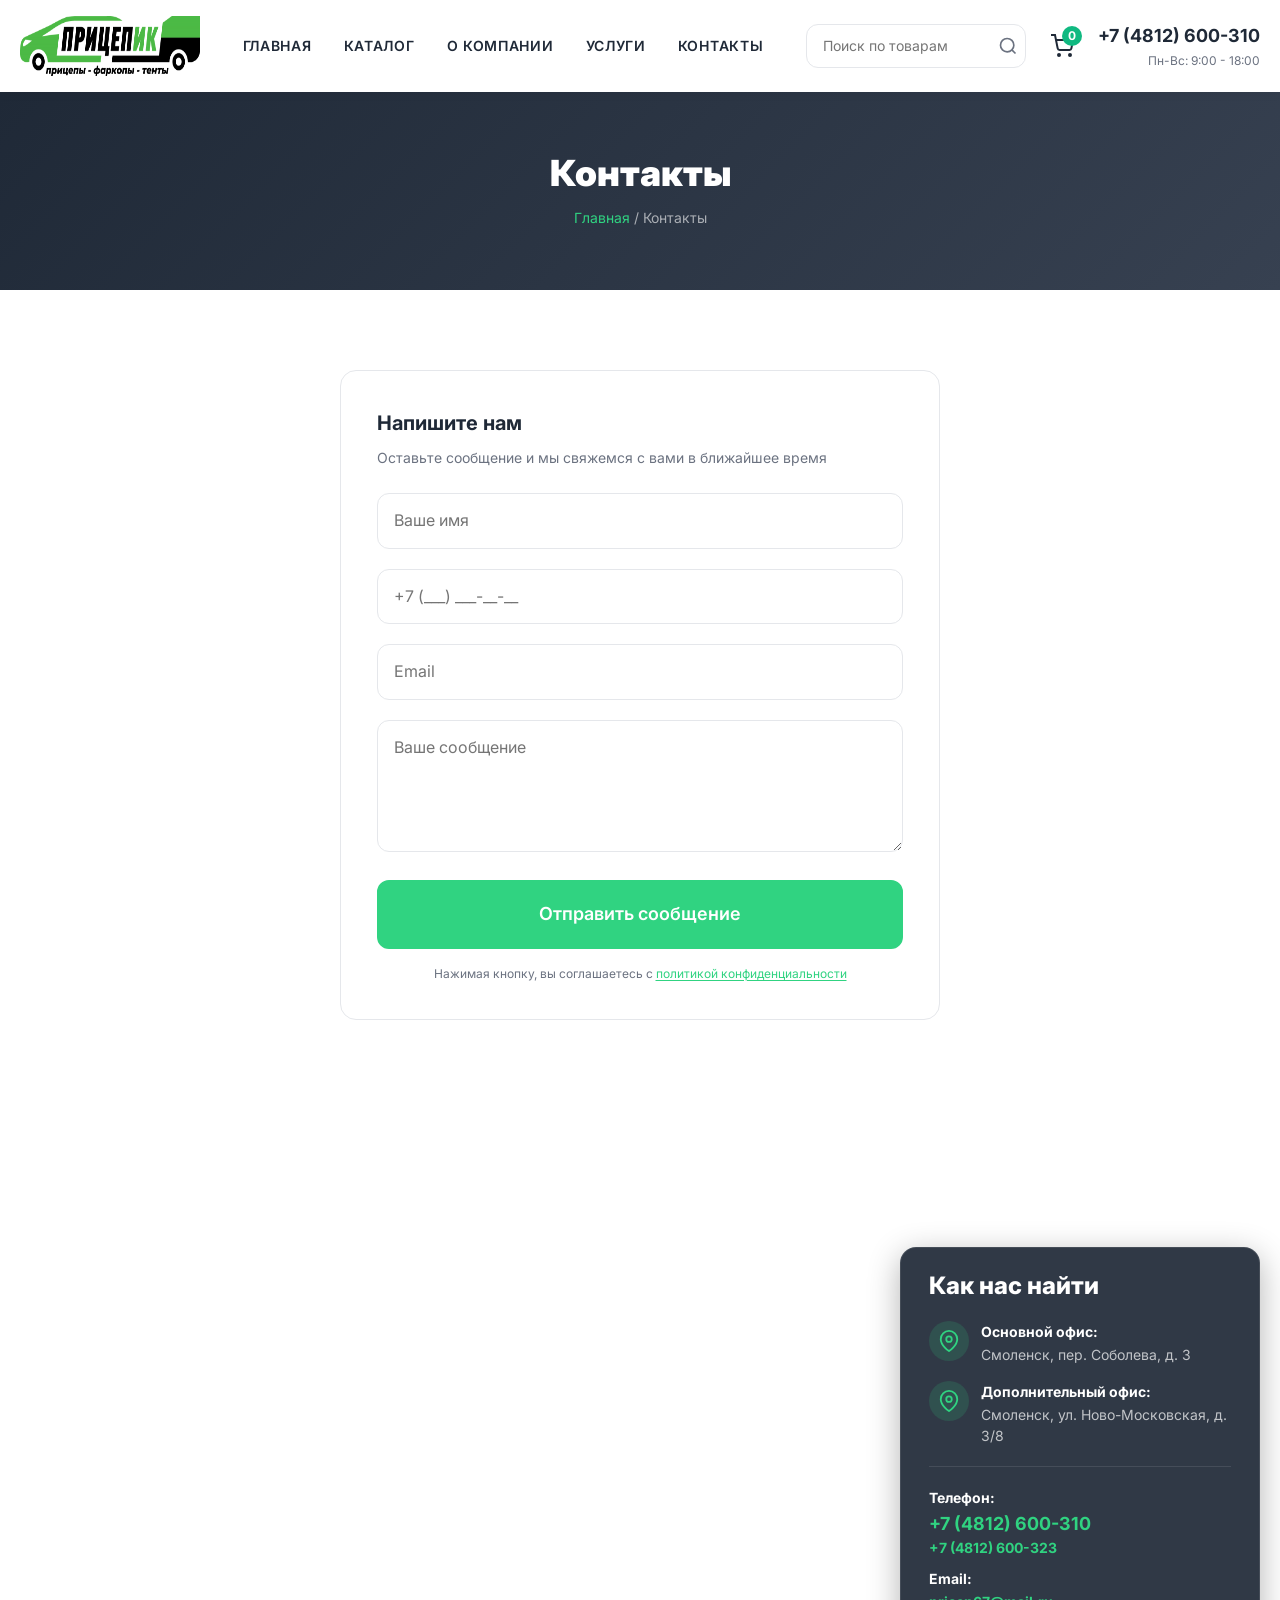
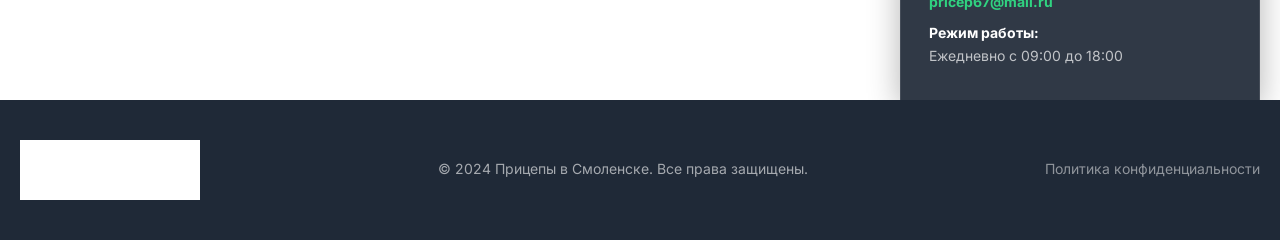
<file: contacts.html>
<!DOCTYPE html>
<html lang="ru">
<head>
    <meta charset="UTF-8">
    <meta name="viewport" content="width=device-width, initial-scale=1.0">
    <meta name="description" content="Контакты магазина прицепов в Смоленске. Адреса, телефоны, режим работы. Свяжитесь с нами удобным способом.">
    <title>Контакты | Прицепы в Смоленске</title>
    <link rel="preconnect" href="https://fonts.googleapis.com">
    <link rel="preconnect" href="https://fonts.gstatic.com" crossorigin>
    <link href="https://fonts.googleapis.com/css2?family=Inter:wght@400;500;600;700;800;900&display=swap" rel="stylesheet">
    <link rel="stylesheet" href="css/reset.css">
    <link rel="stylesheet" href="css/variables.css">
    <link rel="stylesheet" href="css/style.css">
    <link rel="stylesheet" href="css/pages.css">
</head>
<body>
    <header class="header" data-header>
        <div class="container header__container">
            <a href="index.html" class="header__logo">
                <img src="img/logo.png" alt="Прицепы Смоленск" class="header__logo-img" width="180" height="60">
            </a>
            <nav class="header__nav">
                <ul class="header__menu">
                    <li class="header__menu-item"><a href="index.html" class="header__menu-link">Главная</a></li>
                    <li class="header__menu-item"><a href="catalog.html" class="header__menu-link">Каталог</a></li>
                    <li class="header__menu-item"><a href="about.html" class="header__menu-link">О компании</a></li>
                    <li class="header__menu-item"><a href="services.html" class="header__menu-link">Услуги</a></li>
                    <li class="header__menu-item"><a href="contacts.html" class="header__menu-link">Контакты</a></li>
                </ul>
            </nav>
            <div class="header__actions">
                <div class="header__search">
                    <form class="search-form" role="search" action="catalog.html">
                        <input type="search" class="search-form__input" placeholder="Поиск по товарам" aria-label="Поиск" name="q">
                        <button type="submit" class="search-form__btn" aria-label="Найти">
                            <svg width="20" height="20" viewBox="0 0 24 24" fill="none" stroke="currentColor" stroke-width="2"><circle cx="11" cy="11" r="8"></circle><path d="m21 21-4.35-4.35"></path></svg>
                        </button>
                    </form>
                </div>
                <a href="cart.html" class="header__cart" aria-label="Корзина">
                    <svg width="24" height="24" viewBox="0 0 24 24" fill="none" stroke="currentColor" stroke-width="2">
                        <circle cx="9" cy="21" r="1"></circle><circle cx="20" cy="21" r="1"></circle>
                        <path d="M1 1h4l2.68 13.39a2 2 0 0 0 2 1.61h9.72a2 2 0 0 0 2-1.61L23 6H6"></path>
                    </svg>
                    <span class="header__cart-count" data-cart-count>0</span>
                </a>
                <div class="header__contacts-block">
                    <a href="tel:+74812600310" class="header__phone">+7 (4812) 600-310</a>
                    <span class="header__work-time">Пн-Вс: 9:00 - 18:00</span>
                </div>
            </div>
            <button class="header__burger" aria-label="Открыть меню" aria-expanded="false" data-burger>
                <span></span><span></span><span></span>
            </button>
        </div>
        <div class="header__mobile-menu" data-mobile-menu>
            <nav class="header__mobile-nav">
                <ul class="header__mobile-menu-list">
                    <li><a href="index.html" class="header__mobile-menu-link">Главная</a></li>
                    <li><a href="catalog.html" class="header__mobile-menu-link">Каталог</a></li>
                    <li><a href="about.html" class="header__mobile-menu-link">О компании</a></li>
                    <li><a href="services.html" class="header__mobile-menu-link">Услуги</a></li>
                    <li><a href="contacts.html" class="header__mobile-menu-link">Контакты</a></li>
                </ul>
                <div class="header__mobile-contacts">
                    <a href="tel:+74812600310" class="header__mobile-phone">+7 (4812) 600-310</a>
                    <span class="header__mobile-work-time">Пн-Вс: 9:00 - 18:00</span>
                </div>
            </nav>
        </div>
    </header>

    <main>
        <section class="page-header" data-animate>
            <div class="container">
                <h1 class="page-header__title">Контакты</h1>
                <p class="page-header__breadcrumb"><a href="index.html">Главная</a> / Контакты</p>
            </div>
        </section>

        <section class="section-padding">
            <div class="container">
                <div class="contacts-page__grid" data-animate>
                    <div class="contacts-page__form-wrap">
                        <form class="contacts-page__form" id="contact-form">
                            <h3 class="contacts-page__form-title">Напишите нам</h3>
                            <p class="contacts-page__form-text">Оставьте сообщение и мы свяжемся с вами в ближайшее время</p>
                            <div class="form-group">
                                <input type="text" name="name" class="form-input" placeholder="Ваше имя" required>
                            </div>
                            <div class="form-group">
                                <input type="tel" name="phone" class="form-input" placeholder="+7 (___) ___-__-__" required>
                            </div>
                            <div class="form-group">
                                <input type="email" name="email" class="form-input" placeholder="Email">
                            </div>
                            <div class="form-group">
                                <textarea name="message" class="form-input" placeholder="Ваше сообщение" rows="4" required style="resize:vertical; min-height:120px"></textarea>
                            </div>
                            <button type="submit" class="btn btn--primary btn--full btn--large">Отправить сообщение</button>
                            <p class="form-privacy">Нажимая кнопку, вы соглашаетесь с <a href="privacy.html" class="form-privacy__link">политикой конфиденциальности</a></p>
                        </form>
                    </div>
                </div>
            </div>
        </section>

        <section class="map-section">
            <div class="map-section__map" aria-hidden="true">
                <iframe src="https://yandex.ru/map-widget/v1/?ll=32.065243%2C54.794008&z=15&pt=32.067493,54.792625,pm2blm~32.062714,54.795390,pm2blm&l=map&controls=0" 
                        allowfullscreen="true"
                        loading="lazy"
                        title="Карта проезда к магазину прицепов в Смоленске"></iframe>
            </div>
            <div class="container">
                <div class="map-section__card">
                    <h2 class="map-section__title">Как нас найти</h2>
                    <div class="map-section__addresses">
                        <div class="map-section__address">
                            <div class="map-section__address-icon">
                                <svg width="22" height="22" viewBox="0 0 24 24" fill="none" stroke="currentColor" stroke-width="2">
                                    <path d="M21 10c0 7-9 13-9 13s-9-6-9-13a9 9 0 0 1 18 0z"/>
                                    <circle cx="12" cy="10" r="3"/>
                                </svg>
                            </div>
                            <div class="map-section__address-text">
                                <strong>Основной офис:</strong>
                                Смоленск, пер. Соболева, д. 3
                            </div>
                        </div>
                        <div class="map-section__address">
                            <div class="map-section__address-icon">
                                <svg width="22" height="22" viewBox="0 0 24 24" fill="none" stroke="currentColor" stroke-width="2">
                                    <path d="M21 10c0 7-9 13-9 13s-9-6-9-13a9 9 0 0 1 18 0z"/>
                                    <circle cx="12" cy="10" r="3"/>
                                </svg>
                            </div>
                            <div class="map-section__address-text">
                                <strong>Дополнительный офис:</strong>
                                Смоленск, ул. Ново-Московская, д. 3/8
                            </div>
                        </div>
                    </div>
                    <div class="map-section__contacts">
                        <p><strong>Телефон:</strong>
                            <a href="tel:+74812600310" class="map-section__contact-phone">+7 (4812) 600-310</a><br>
                            <a href="tel:+74812600323">+7 (4812) 600-323</a>
                        </p>
                        <p><strong>Email:</strong>
                            <a href="mailto:pricep67@mail.ru">pricep67@mail.ru</a>
                        </p>
                        <p><strong>Режим работы:</strong>
                            Ежедневно с 09:00 до 18:00
                        </p>
                    </div>
                </div>
            </div>
        </section>

    </main>

    <footer class="footer">
        <div class="container footer__container">
            <div class="footer__bar">
                <img src="img/logo.png" alt="Прицепы Смоленск" class="footer__logo" width="180" height="60">
                <p class="footer__copyright">&copy; 2024 Прицепы в Смоленске. Все права защищены.</p>
                <a href="privacy.html" class="footer__privacy">Политика конфиденциальности</a>
            </div>
        </div>
    </footer>

    <button class="back-to-top" aria-label="Наверх" data-back-to-top>
        <svg width="22" height="22" viewBox="0 0 24 24" fill="none" stroke="currentColor" stroke-width="2">
            <path d="M18 15l-6-6-6 6"/>
        </svg>
    </button>

    <script src="js/main.js"></script>
</body>
</html>
</file>
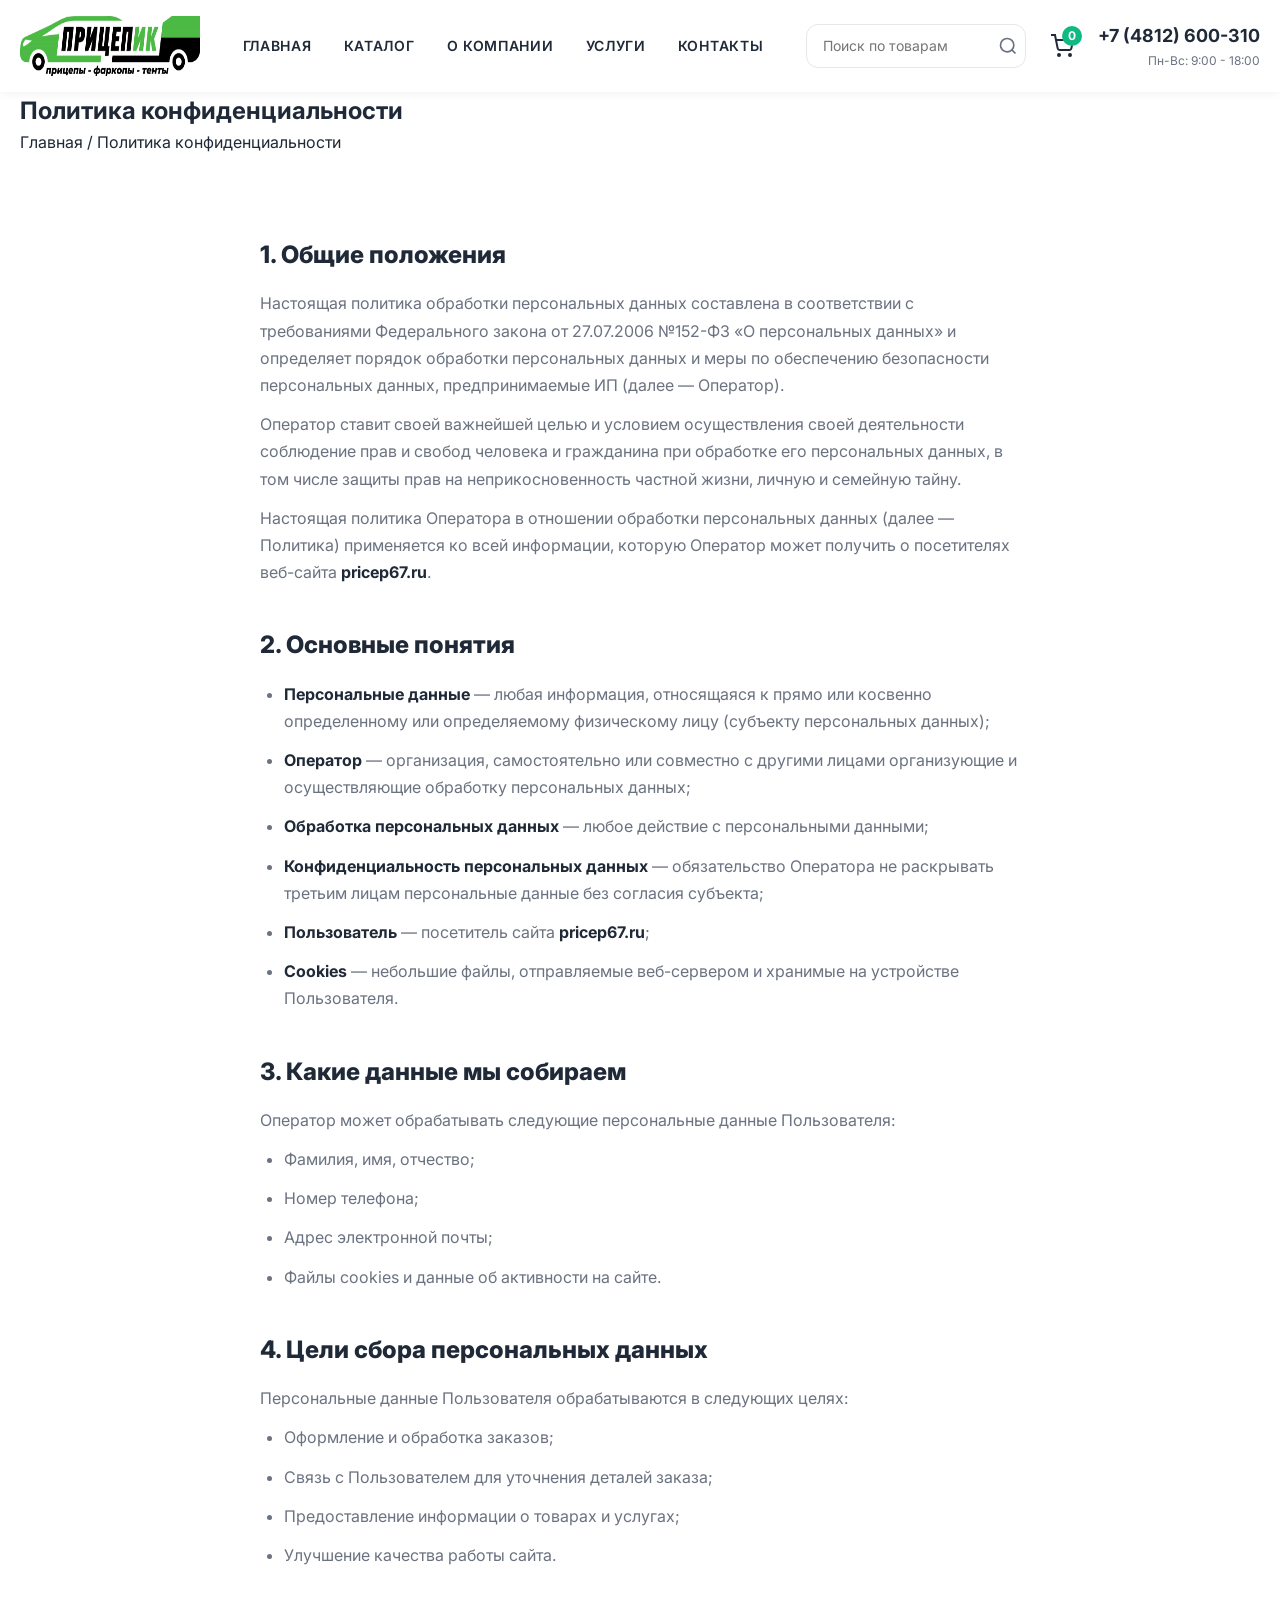
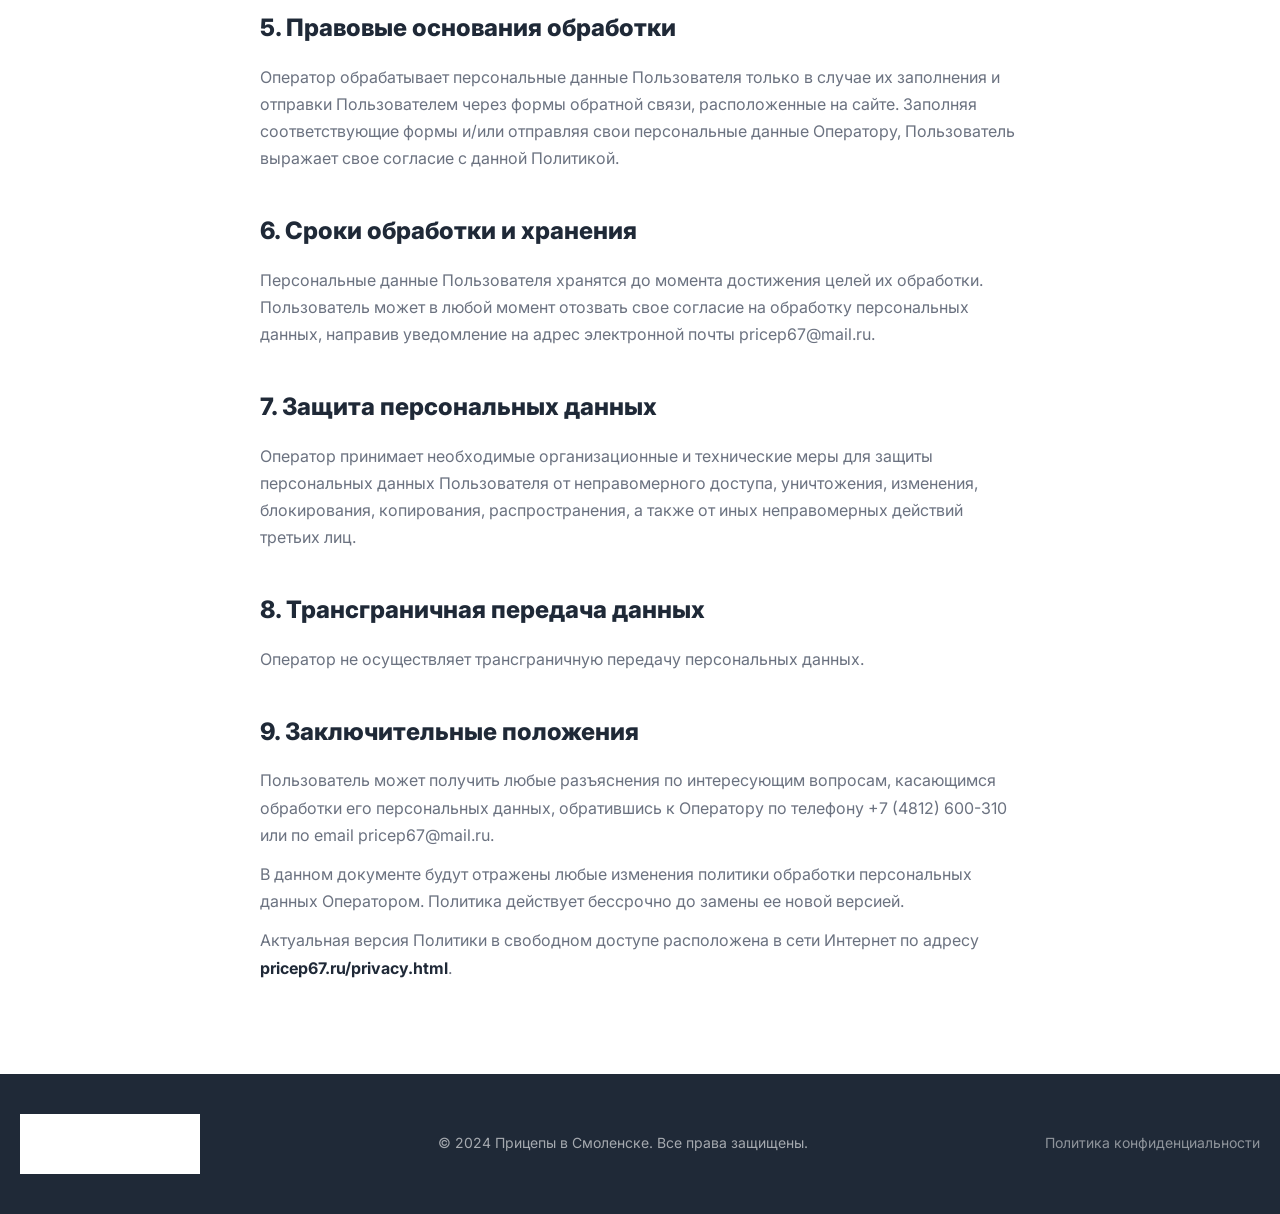
<file: privacy.html>
<!DOCTYPE html>
<html lang="ru">
<head>
    <meta charset="UTF-8">
    <meta name="viewport" content="width=device-width, initial-scale=1.0">
    <meta name="description" content="Политика конфиденциальности интернет-магазина прицепов в Смоленске.">
    <title>Политика конфиденциальности | Прицепы в Смоленске</title>
    <link rel="preconnect" href="https://fonts.googleapis.com">
    <link rel="preconnect" href="https://fonts.gstatic.com" crossorigin>
    <link href="https://fonts.googleapis.com/css2?family=Inter:wght@400;500;600;700;800;900&display=swap" rel="stylesheet">
    <link rel="stylesheet" href="css/reset.css">
    <link rel="stylesheet" href="css/variables.css">
    <link rel="stylesheet" href="css/style.css">
    <style>
        .privacy-content {
            max-width: 800px;
            margin: 0 auto;
            padding: 40px 0 80px;
        }

        .privacy-content h2 {
            font-size: var(--font-size-2xl);
            font-weight: 800;
            color: var(--color-text-main);
            margin: 40px 0 16px;
        }

        .privacy-content h3 {
            font-size: var(--font-size-xl);
            font-weight: 700;
            color: var(--color-text-main);
            margin: 32px 0 12px;
        }

        .privacy-content p,
        .privacy-content li {
            font-size: var(--font-size-base);
            color: var(--color-text-muted);
            line-height: 1.7;
            margin-bottom: 12px;
        }

        .privacy-content ul {
            padding-left: 24px;
            margin-bottom: 16px;
            list-style: disc;
        }

        .privacy-content strong {
            color: var(--color-text-main);
        }
    </style>
</head>
<body>
    <header class="header" data-header>
        <div class="container header__container">
            <a href="index.html" class="header__logo">
                <img src="img/logo.png" alt="Прицепы Смоленск" class="header__logo-img" width="180" height="60">
            </a>
            <nav class="header__nav">
                <ul class="header__menu">
                    <li class="header__menu-item"><a href="index.html" class="header__menu-link">Главная</a></li>
                    <li class="header__menu-item"><a href="catalog.html" class="header__menu-link">Каталог</a></li>
                    <li class="header__menu-item"><a href="about.html" class="header__menu-link">О компании</a></li>
                    <li class="header__menu-item"><a href="services.html" class="header__menu-link">Услуги</a></li>
                    <li class="header__menu-item"><a href="contacts.html" class="header__menu-link">Контакты</a></li>
                </ul>
            </nav>
            <div class="header__actions">
                <div class="header__search">
                    <form class="search-form" role="search" action="catalog.html">
                        <input type="search" class="search-form__input" placeholder="Поиск по товарам" aria-label="Поиск" name="q">
                        <button type="submit" class="search-form__btn" aria-label="Найти">
                            <svg width="20" height="20" viewBox="0 0 24 24" fill="none" stroke="currentColor" stroke-width="2"><circle cx="11" cy="11" r="8"></circle><path d="m21 21-4.35-4.35"></path></svg>
                        </button>
                    </form>
                </div>
                <a href="cart.html" class="header__cart" aria-label="Корзина">
                    <svg width="24" height="24" viewBox="0 0 24 24" fill="none" stroke="currentColor" stroke-width="2">
                        <circle cx="9" cy="21" r="1"></circle><circle cx="20" cy="21" r="1"></circle>
                        <path d="M1 1h4l2.68 13.39a2 2 0 0 0 2 1.61h9.72a2 2 0 0 0 2-1.61L23 6H6"></path>
                    </svg>
                    <span class="header__cart-count" data-cart-count>0</span>
                </a>
                <div class="header__contacts-block">
                    <a href="tel:+74812600310" class="header__phone">+7 (4812) 600-310</a>
                    <span class="header__work-time">Пн-Вс: 9:00 - 18:00</span>
                </div>
            </div>
            <button class="header__burger" aria-label="Открыть меню" aria-expanded="false" data-burger>
                <span></span><span></span><span></span>
            </button>
        </div>
        <div class="header__mobile-menu" data-mobile-menu>
            <nav class="header__mobile-nav">
                <ul class="header__mobile-menu-list">
                    <li><a href="index.html" class="header__mobile-menu-link">Главная</a></li>
                    <li><a href="catalog.html" class="header__mobile-menu-link">Каталог</a></li>
                    <li><a href="about.html" class="header__mobile-menu-link">О компании</a></li>
                    <li><a href="services.html" class="header__mobile-menu-link">Услуги</a></li>
                    <li><a href="contacts.html" class="header__mobile-menu-link">Контакты</a></li>
                </ul>
                <div class="header__mobile-contacts">
                    <a href="tel:+74812600310" class="header__mobile-phone">+7 (4812) 600-310</a>
                    <span class="header__mobile-work-time">Пн-Вс: 9:00 - 18:00</span>
                </div>
            </nav>
        </div>
    </header>

    <main>
        <section class="page-header" data-animate>
            <div class="container">
                <h1 class="page-header__title">Политика конфиденциальности</h1>
                <p class="page-header__breadcrumb"><a href="index.html">Главная</a> / Политика конфиденциальности</p>
            </div>
        </section>

        <section class="privacy-content" data-animate>
            <div class="container">

                <h2>1. Общие положения</h2>
                <p>Настоящая политика обработки персональных данных составлена в соответствии с требованиями Федерального закона от 27.07.2006 №152-ФЗ «О персональных данных» и определяет порядок обработки персональных данных и меры по обеспечению безопасности персональных данных, предпринимаемые ИП (далее — Оператор).</p>
                <p>Оператор ставит своей важнейшей целью и условием осуществления своей деятельности соблюдение прав и свобод человека и гражданина при обработке его персональных данных, в том числе защиты прав на неприкосновенность частной жизни, личную и семейную тайну.</p>
                <p>Настоящая политика Оператора в отношении обработки персональных данных (далее — Политика) применяется ко всей информации, которую Оператор может получить о посетителях веб-сайта <strong>pricep67.ru</strong>.</p>

                <h2>2. Основные понятия</h2>
                <ul>
                    <li><strong>Персональные данные</strong> — любая информация, относящаяся к прямо или косвенно определенному или определяемому физическому лицу (субъекту персональных данных);</li>
                    <li><strong>Оператор</strong> — организация, самостоятельно или совместно с другими лицами организующие и осуществляющие обработку персональных данных;</li>
                    <li><strong>Обработка персональных данных</strong> — любое действие с персональными данными;</li>
                    <li><strong>Конфиденциальность персональных данных</strong> — обязательство Оператора не раскрывать третьим лицам персональные данные без согласия субъекта;</li>
                    <li><strong>Пользователь</strong> — посетитель сайта <strong>pricep67.ru</strong>;</li>
                    <li><strong>Cookies</strong> — небольшие файлы, отправляемые веб-сервером и хранимые на устройстве Пользователя.</li>
                </ul>

                <h2>3. Какие данные мы собираем</h2>
                <p>Оператор может обрабатывать следующие персональные данные Пользователя:</p>
                <ul>
                    <li>Фамилия, имя, отчество;</li>
                    <li>Номер телефона;</li>
                    <li>Адрес электронной почты;</li>
                    <li>Файлы cookies и данные об активности на сайте.</li>
                </ul>

                <h2>4. Цели сбора персональных данных</h2>
                <p>Персональные данные Пользователя обрабатываются в следующих целях:</p>
                <ul>
                    <li>Оформление и обработка заказов;</li>
                    <li>Связь с Пользователем для уточнения деталей заказа;</li>
                    <li>Предоставление информации о товарах и услугах;</li>
                    <li>Улучшение качества работы сайта.</li>
                </ul>

                <h2>5. Правовые основания обработки</h2>
                <p>Оператор обрабатывает персональные данные Пользователя только в случае их заполнения и отправки Пользователем через формы обратной связи, расположенные на сайте. Заполняя соответствующие формы и/или отправляя свои персональные данные Оператору, Пользователь выражает свое согласие с данной Политикой.</p>

                <h2>6. Сроки обработки и хранения</h2>
                <p>Персональные данные Пользователя хранятся до момента достижения целей их обработки. Пользователь может в любой момент отозвать свое согласие на обработку персональных данных, направив уведомление на адрес электронной почты <a href="mailto:pricep67@mail.ru">pricep67@mail.ru</a>.</p>

                <h2>7. Защита персональных данных</h2>
                <p>Оператор принимает необходимые организационные и технические меры для защиты персональных данных Пользователя от неправомерного доступа, уничтожения, изменения, блокирования, копирования, распространения, а также от иных неправомерных действий третьих лиц.</p>

                <h2>8. Трансграничная передача данных</h2>
                <p>Оператор не осуществляет трансграничную передачу персональных данных.</p>

                <h2>9. Заключительные положения</h2>
                <p>Пользователь может получить любые разъяснения по интересующим вопросам, касающимся обработки его персональных данных, обратившись к Оператору по телефону <a href="tel:+74812600310">+7 (4812) 600-310</a> или по email <a href="mailto:pricep67@mail.ru">pricep67@mail.ru</a>.</p>
                <p>В данном документе будут отражены любые изменения политики обработки персональных данных Оператором. Политика действует бессрочно до замены ее новой версией.</p>
                <p>Актуальная версия Политики в свободном доступе расположена в сети Интернет по адресу <strong>pricep67.ru/privacy.html</strong>.</p>

            </div>
        </section>
    </main>

    <footer class="footer">
        <div class="container footer__container">
            <div class="footer__bar">
                <img src="img/logo.png" alt="Прицепы Смоленск" class="footer__logo" width="180" height="60">
                <p class="footer__copyright">&copy; 2024 Прицепы в Смоленске. Все права защищены.</p>
                <a href="privacy.html" class="footer__privacy">Политика конфиденциальности</a>
            </div>
        </div>
    </footer>

    <button class="back-to-top" aria-label="Наверх" data-back-to-top>
        <svg width="22" height="22" viewBox="0 0 24 24" fill="none" stroke="currentColor" stroke-width="2">
            <path d="M18 15l-6-6-6 6"/>
        </svg>
    </button>

    <script src="js/main.js"></script>
</body>
</html>
</file>
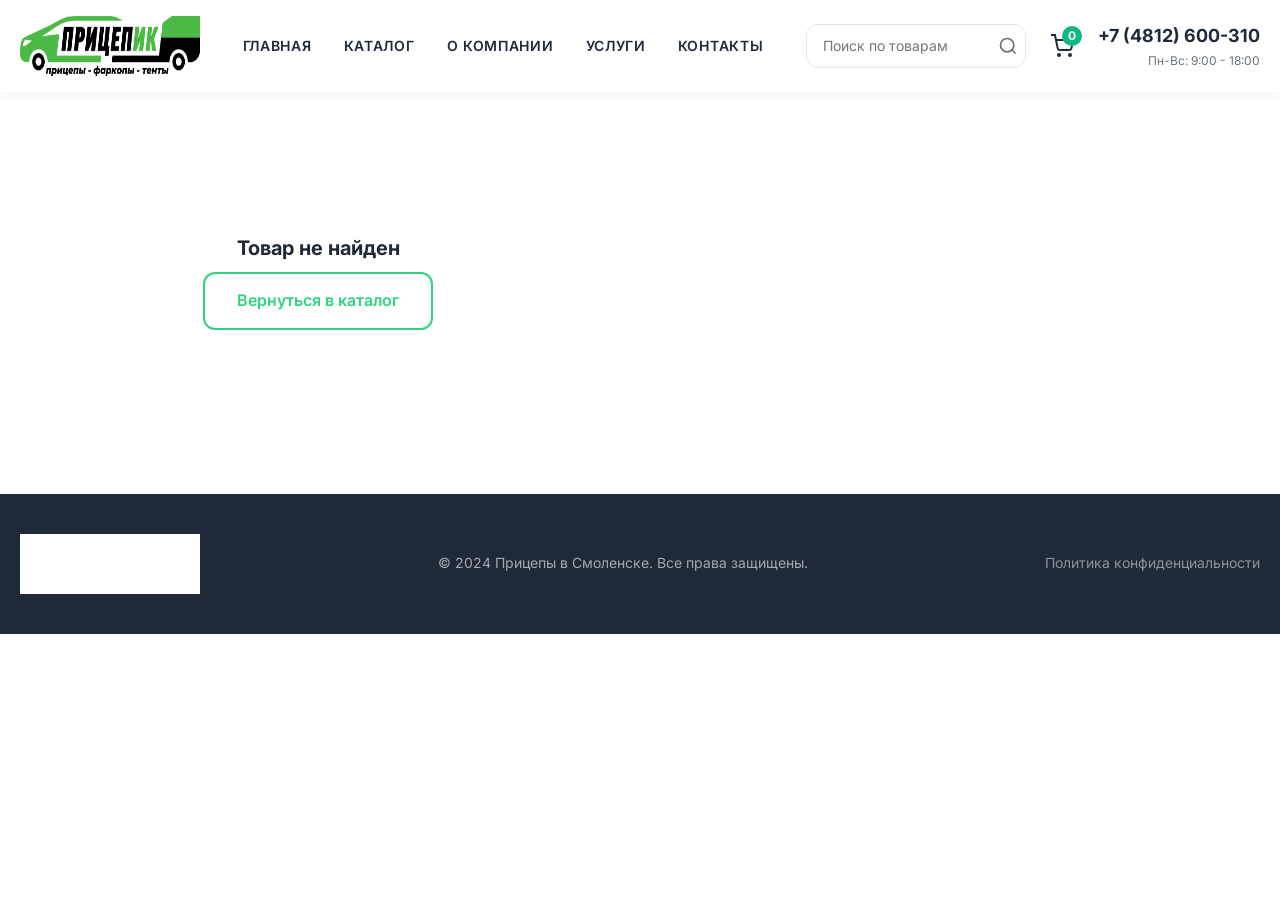
<file: product.html>
<!DOCTYPE html>
<html lang="ru">
<head>
    <meta charset="UTF-8">
    <meta name="viewport" content="width=device-width, initial-scale=1.0">
    <meta name="description" content="">
    <title>Товар | Прицепы в Смоленске</title>
    <link rel="preconnect" href="https://fonts.googleapis.com">
    <link rel="preconnect" href="https://fonts.gstatic.com" crossorigin>
    <link href="https://fonts.googleapis.com/css2?family=Inter:wght@400;500;600;700;800;900&display=swap" rel="stylesheet">
    <link rel="stylesheet" href="css/reset.css">
    <link rel="stylesheet" href="css/variables.css">
    <link rel="stylesheet" href="css/style.css">
    <link rel="stylesheet" href="css/pages.css">
</head>
<body>
    <header class="header" data-header>
        <div class="container header__container">
            <a href="index.html" class="header__logo">
                <img src="img/logo.png" alt="Прицепы Смоленск" class="header__logo-img" width="180" height="60">
            </a>
            <nav class="header__nav">
                <ul class="header__menu">
                    <li class="header__menu-item"><a href="index.html" class="header__menu-link">Главная</a></li>
                    <li class="header__menu-item"><a href="catalog.html" class="header__menu-link">Каталог</a></li>
                    <li class="header__menu-item"><a href="about.html" class="header__menu-link">О компании</a></li>
                    <li class="header__menu-item"><a href="services.html" class="header__menu-link">Услуги</a></li>
                    <li class="header__menu-item"><a href="contacts.html" class="header__menu-link">Контакты</a></li>
                </ul>
            </nav>
            <div class="header__actions">
                <div class="header__search">
                    <form class="search-form" role="search" action="catalog.html">
                        <input type="search" class="search-form__input" placeholder="Поиск по товарам" aria-label="Поиск" name="q">
                        <button type="submit" class="search-form__btn" aria-label="Найти">
                            <svg width="20" height="20" viewBox="0 0 24 24" fill="none" stroke="currentColor" stroke-width="2">
                                <circle cx="11" cy="11" r="8"></circle>
                                <path d="m21 21-4.35-4.35"></path>
                            </svg>
                        </button>
                    </form>
                </div>
                <a href="cart.html" class="header__cart" aria-label="Корзина">
                    <svg width="24" height="24" viewBox="0 0 24 24" fill="none" stroke="currentColor" stroke-width="2">
                        <circle cx="9" cy="21" r="1"></circle>
                        <circle cx="20" cy="21" r="1"></circle>
                        <path d="M1 1h4l2.68 13.39a2 2 0 0 0 2 1.61h9.72a2 2 0 0 0 2-1.61L23 6H6"></path>
                    </svg>
                    <span class="header__cart-count" data-cart-count>0</span>
                </a>
                <div class="header__contacts-block">
                    <a href="tel:+74812600310" class="header__phone">+7 (4812) 600-310</a>
                    <span class="header__work-time">Пн-Вс: 9:00 - 18:00</span>
                </div>
            </div>
            <button class="header__burger" aria-label="Открыть меню" aria-expanded="false" data-burger>
                <span></span><span></span><span></span>
            </button>
        </div>
        <div class="header__mobile-menu" data-mobile-menu>
            <nav class="header__mobile-nav">
                <ul class="header__mobile-menu-list">
                    <li><a href="index.html" class="header__mobile-menu-link">Главная</a></li>
                    <li><a href="catalog.html" class="header__mobile-menu-link">Каталог</a></li>
                    <li><a href="about.html" class="header__mobile-menu-link">О компании</a></li>
                    <li><a href="services.html" class="header__mobile-menu-link">Услуги</a></li>
                    <li><a href="contacts.html" class="header__mobile-menu-link">Контакты</a></li>
                </ul>
                <div class="header__mobile-contacts">
                    <a href="tel:+74812600310" class="header__mobile-phone">+7 (4812) 600-310</a>
                    <span class="header__mobile-work-time">Пн-Вс: 9:00 - 18:00</span>
                </div>
            </nav>
        </div>
    </header>

    <main>
        <section class="section-padding">
            <div class="container">
                <div class="product-detail" id="product-detail" data-animate></div>
                <div class="similar-products" id="similar-products" style="display:none">
                    <h2 class="similar-products__title" data-animate>Похожие товары</h2>
                    <div class="similar-grid" id="similar-grid" data-animate-stagger></div>
                </div>
            </div>
        </section>
    </main>

    <footer class="footer">
        <div class="container footer__container">
            <div class="footer__bar">
                <img src="img/logo.png" alt="Прицепы Смоленск" class="footer__logo" width="180" height="60">
                <p class="footer__copyright">&copy; 2024 Прицепы в Смоленске. Все права защищены.</p>
                <a href="privacy.html" class="footer__privacy">Политика конфиденциальности</a>
            </div>
        </div>
    </footer>

    <button class="back-to-top" aria-label="Наверх" data-back-to-top>
        <svg width="22" height="22" viewBox="0 0 24 24" fill="none" stroke="currentColor" stroke-width="2">
            <path d="M18 15l-6-6-6 6"/>
        </svg>
    </button>

    <script src="js/products.js"></script>
    <script>
    document.addEventListener('DOMContentLoaded', () => {
        const params = new URLSearchParams(window.location.search);
        const productId = parseInt(params.get('id'));
        const product = products.find(p => p.id === productId);

        const detailEl = document.getElementById('product-detail');
        const similarEl = document.getElementById('similar-products');
        const similarGrid = document.getElementById('similar-grid');

        if (!product) {
            detailEl.innerHTML = '<div class="catalog-empty"><div class="catalog-empty__title">Товар не найден</div><p class="catalog-empty__text"><a href="catalog.html" class="btn btn--outline">Вернуться в каталог</a></p></div>';
            return;
        }

        document.title = `${product.name} | Прицепы в Смоленске`;
        document.querySelector('meta[name="description"]').content = product.description;

        const oldPriceHtml = product.oldPrice ? `<span class="product-detail__old-price">${product.oldPrice.toLocaleString()} ₽</span>` : '';

        detailEl.innerHTML = `
            <div class="product-detail__gallery">
                <img src="${product.image}" alt="${product.name}" class="product-detail__image">
            </div>
            <div class="product-detail__info">
                <span class="product-detail__category">${product.category}</span>
                <h1 class="product-detail__name">${product.name}</h1>
                <div class="product-detail__rating">
                    ★★★★★ <span>4.9 (127 отзывов)</span>
                </div>
                <div class="product-detail__price-block">
                    <span class="product-detail__price">${product.price.toLocaleString()} ₽</span>
                    ${oldPriceHtml}
                </div>
                <div class="product-detail__actions">
                    <button class="btn btn--primary btn--large" data-add-to-cart data-id="${product.id}" data-name="${product.name}" data-price="${product.price}" data-image="${product.image}">В корзину</button>
                    <a href="tel:+74812600310" class="btn btn--outline btn--large">Позвонить</a>
                </div>
                <p class="product-detail__description">${product.description}</p>
                <h3 class="product-detail__specs-title">Характеристики</h3>
                <ul class="product-detail__specs">
                    ${product.specs.map(s => `
                        <li class="product-detail__spec">
                            <svg width="18" height="18" viewBox="0 0 24 24" fill="none" stroke="currentColor" stroke-width="2">
                                <polyline points="20 6 9 17 4 12"></polyline>
                            </svg>
                            ${s}
                        </li>
                    `).join('')}
                </ul>
            </div>
        `;

        const similar = products.filter(p => p.categorySlug === product.categorySlug && p.id !== product.id).slice(0, 4);
        if (similar.length > 0) {
            similarEl.style.display = 'block';
            similarGrid.innerHTML = similar.map(p => {
                const badgeClass = p.badge === 'Хит продаж' || p.badge === 'Хит' ? 'hit' :
                    p.badge === 'Новинка' ? 'new' : 'sale';
                const oldPrice = p.oldPrice ? `<span class="catalog-card__old-price">${p.oldPrice.toLocaleString()} ₽</span>` : '';
                return `
                    <a href="product.html?id=${p.id}" class="catalog-card">
                        ${p.badge ? `<span class="catalog-card__badge catalog-card__badge--${badgeClass}">${p.badge}</span>` : ''}
                        <div class="catalog-card__image-wrapper">
                            <img src="${p.image}" alt="${p.name}" class="catalog-card__image" loading="lazy">
                        </div>
                        <div class="catalog-card__body">
                            <span class="catalog-card__category">${p.category}</span>
                            <h3 class="catalog-card__name">${p.name}</h3>
                            <div class="catalog-card__price-block">
                                <span class="catalog-card__price">${p.price.toLocaleString()} ₽</span>
                                ${oldPrice}
                            </div>
                        </div>
                    </a>
                `;
            }).join('');
        }
    });
    </script>
    <script src="js/main.js"></script>
</body>
</html>
</file>
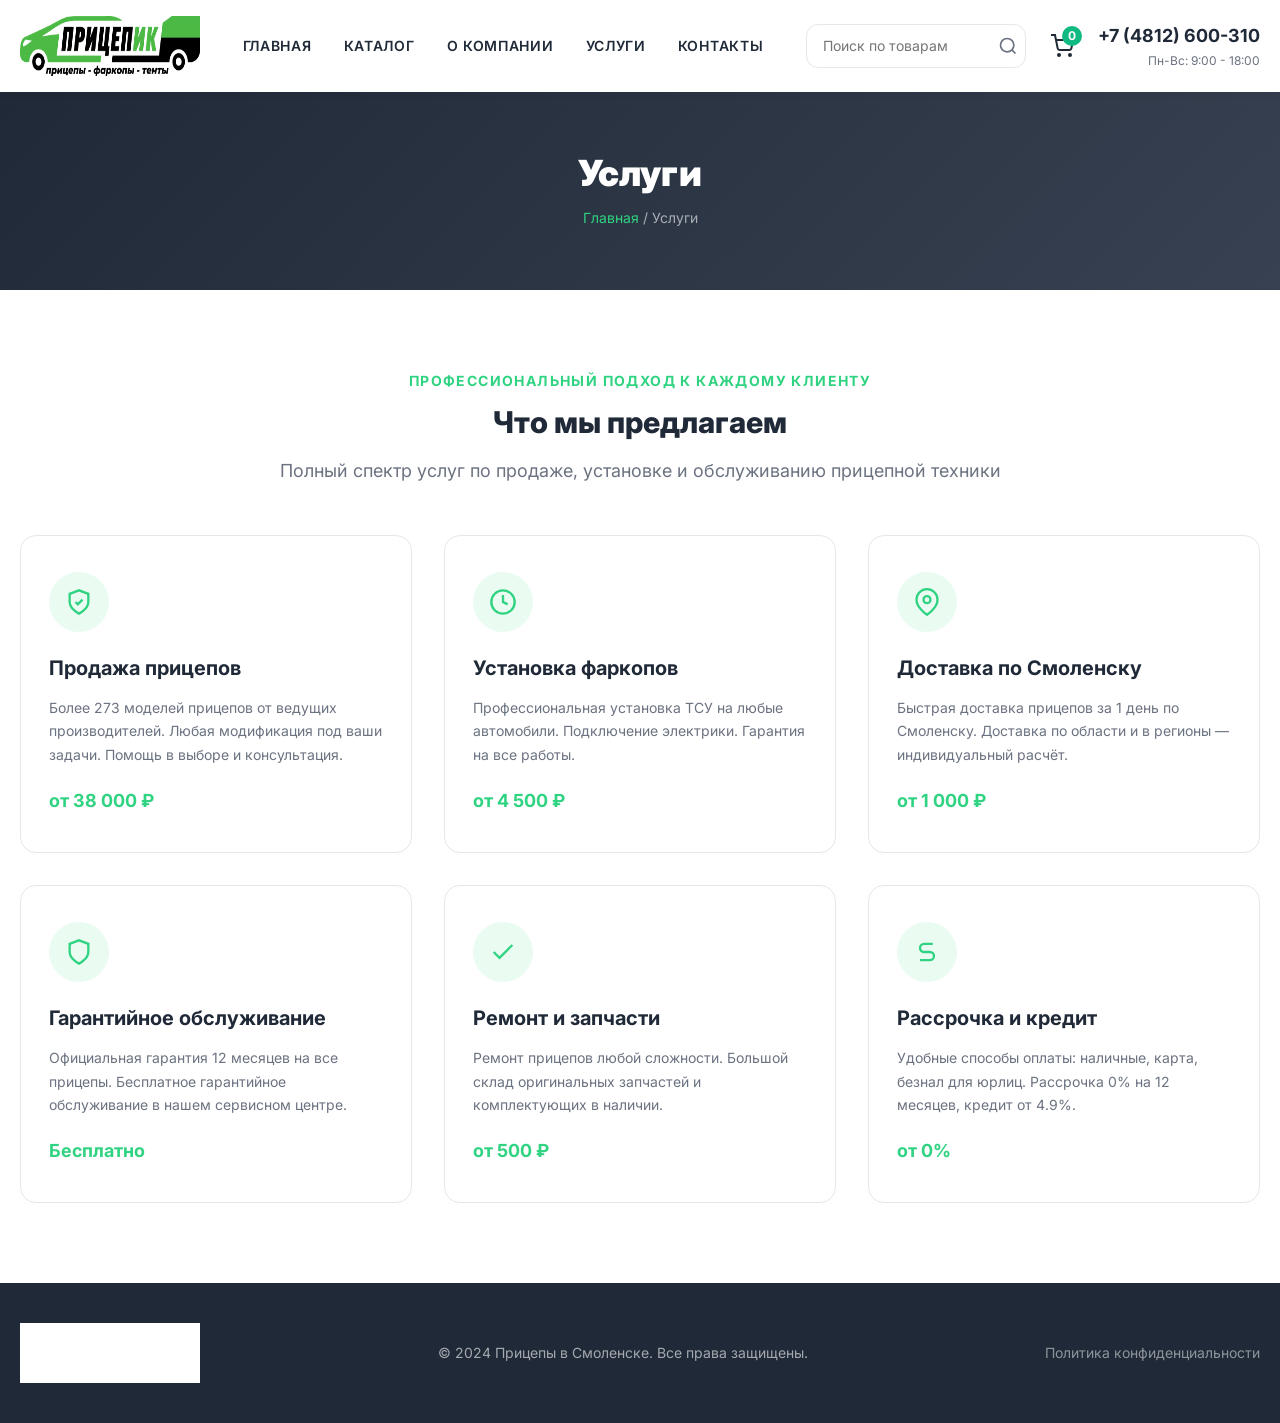
<file: services.html>
<!DOCTYPE html>
<html lang="ru">
<head>
    <meta charset="UTF-8">
    <meta name="viewport" content="width=device-width, initial-scale=1.0">
    <meta name="description" content="Услуги по продаже прицепов, фаркопов, тентов в Смоленске. Доставка, установка, ремонт, гарантийное обслуживание.">
    <title>Услуги | Прицепы в Смоленске</title>
    <link rel="preconnect" href="https://fonts.googleapis.com">
    <link rel="preconnect" href="https://fonts.gstatic.com" crossorigin>
    <link href="https://fonts.googleapis.com/css2?family=Inter:wght@400;500;600;700;800;900&display=swap" rel="stylesheet">
    <link rel="stylesheet" href="css/reset.css">
    <link rel="stylesheet" href="css/variables.css">
    <link rel="stylesheet" href="css/style.css">
    <link rel="stylesheet" href="css/pages.css">
</head>
<body>
    <header class="header" data-header>
        <div class="container header__container">
            <a href="index.html" class="header__logo">
                <img src="img/logo.png" alt="Прицепы Смоленск" class="header__logo-img" width="180" height="60">
            </a>
            <nav class="header__nav">
                <ul class="header__menu">
                    <li class="header__menu-item"><a href="index.html" class="header__menu-link">Главная</a></li>
                    <li class="header__menu-item"><a href="catalog.html" class="header__menu-link">Каталог</a></li>
                    <li class="header__menu-item"><a href="about.html" class="header__menu-link">О компании</a></li>
                    <li class="header__menu-item"><a href="services.html" class="header__menu-link">Услуги</a></li>
                    <li class="header__menu-item"><a href="contacts.html" class="header__menu-link">Контакты</a></li>
                </ul>
            </nav>
            <div class="header__actions">
                <div class="header__search">
                    <form class="search-form" role="search" action="catalog.html">
                        <input type="search" class="search-form__input" placeholder="Поиск по товарам" aria-label="Поиск" name="q">
                        <button type="submit" class="search-form__btn" aria-label="Найти">
                            <svg width="20" height="20" viewBox="0 0 24 24" fill="none" stroke="currentColor" stroke-width="2"><circle cx="11" cy="11" r="8"></circle><path d="m21 21-4.35-4.35"></path></svg>
                        </button>
                    </form>
                </div>
                <a href="cart.html" class="header__cart" aria-label="Корзина">
                    <svg width="24" height="24" viewBox="0 0 24 24" fill="none" stroke="currentColor" stroke-width="2">
                        <circle cx="9" cy="21" r="1"></circle><circle cx="20" cy="21" r="1"></circle>
                        <path d="M1 1h4l2.68 13.39a2 2 0 0 0 2 1.61h9.72a2 2 0 0 0 2-1.61L23 6H6"></path>
                    </svg>
                    <span class="header__cart-count" data-cart-count>0</span>
                </a>
                <div class="header__contacts-block">
                    <a href="tel:+74812600310" class="header__phone">+7 (4812) 600-310</a>
                    <span class="header__work-time">Пн-Вс: 9:00 - 18:00</span>
                </div>
            </div>
            <button class="header__burger" aria-label="Открыть меню" aria-expanded="false" data-burger>
                <span></span><span></span><span></span>
            </button>
        </div>
        <div class="header__mobile-menu" data-mobile-menu>
            <nav class="header__mobile-nav">
                <ul class="header__mobile-menu-list">
                    <li><a href="index.html" class="header__mobile-menu-link">Главная</a></li>
                    <li><a href="catalog.html" class="header__mobile-menu-link">Каталог</a></li>
                    <li><a href="about.html" class="header__mobile-menu-link">О компании</a></li>
                    <li><a href="services.html" class="header__mobile-menu-link">Услуги</a></li>
                    <li><a href="contacts.html" class="header__mobile-menu-link">Контакты</a></li>
                </ul>
                <div class="header__mobile-contacts">
                    <a href="tel:+74812600310" class="header__mobile-phone">+7 (4812) 600-310</a>
                    <span class="header__mobile-work-time">Пн-Вс: 9:00 - 18:00</span>
                </div>
            </nav>
        </div>
    </header>

    <main>
        <section class="page-header" data-animate>
            <div class="container">
                <h1 class="page-header__title">Услуги</h1>
                <p class="page-header__breadcrumb"><a href="index.html">Главная</a> / Услуги</p>
            </div>
        </section>

        <section class="section-padding">
            <div class="container">
                <div class="section-header section-header--center" data-animate>
                    <p class="section-descr">Профессиональный подход к каждому клиенту</p>
                    <h2 class="section-title">Что мы предлагаем</h2>
                    <p class="section-descr-title">Полный спектр услуг по продаже, установке и обслуживанию прицепной техники</p>
                </div>

                <div class="services-grid" data-animate-stagger>
                    <div class="service-card">
                        <div class="service-card__icon">
                            <svg width="28" height="28" viewBox="0 0 24 24" fill="none" stroke="currentColor" stroke-width="2">
                                <path d="M12 22s8-4 8-10V5l-8-3-8 3v7c0 6 8 10 8 10z"/>
                                <polyline points="9 12 11 14 15 10"/>
                            </svg>
                        </div>
                        <h3 class="service-card__title">Продажа прицепов</h3>
                        <p class="service-card__text">Более 273 моделей прицепов от ведущих производителей. Любая модификация под ваши задачи. Помощь в выборе и консультация.</p>
                        <span class="service-card__price">от 38 000 ₽</span>
                    </div>

                    <div class="service-card">
                        <div class="service-card__icon">
                            <svg width="28" height="28" viewBox="0 0 24 24" fill="none" stroke="currentColor" stroke-width="2">
                                <circle cx="12" cy="12" r="10"/>
                                <polyline points="12 6 12 12 16 14"/>
                            </svg>
                        </div>
                        <h3 class="service-card__title">Установка фаркопов</h3>
                        <p class="service-card__text">Профессиональная установка ТСУ на любые автомобили. Подключение электрики. Гарантия на все работы.</p>
                        <span class="service-card__price">от 4 500 ₽</span>
                    </div>

                    <div class="service-card">
                        <div class="service-card__icon">
                            <svg width="28" height="28" viewBox="0 0 24 24" fill="none" stroke="currentColor" stroke-width="2">
                                <path d="M21 10c0 7-9 13-9 13s-9-6-9-13a9 9 0 0 1 18 0z"/>
                                <circle cx="12" cy="10" r="3"/>
                            </svg>
                        </div>
                        <h3 class="service-card__title">Доставка по Смоленску</h3>
                        <p class="service-card__text">Быстрая доставка прицепов за 1 день по Смоленску. Доставка по области и в регионы — индивидуальный расчёт.</p>
                        <span class="service-card__price">от 1 000 ₽</span>
                    </div>

                    <div class="service-card">
                        <div class="service-card__icon">
                            <svg width="28" height="28" viewBox="0 0 24 24" fill="none" stroke="currentColor" stroke-width="2">
                                <path d="M12 22s8-4 8-10V5l-8-3-8 3v7c0 6 8 10 8 10z"/>
                            </svg>
                        </div>
                        <h3 class="service-card__title">Гарантийное обслуживание</h3>
                        <p class="service-card__text">Официальная гарантия 12 месяцев на все прицепы. Бесплатное гарантийное обслуживание в нашем сервисном центре.</p>
                        <span class="service-card__price">Бесплатно</span>
                    </div>

                    <div class="service-card">
                        <div class="service-card__icon">
                            <svg width="28" height="28" viewBox="0 0 24 24" fill="none" stroke="currentColor" stroke-width="2">
                                <polyline points="20 6 9 17 4 12"/>
                            </svg>
                        </div>
                        <h3 class="service-card__title">Ремонт и запчасти</h3>
                        <p class="service-card__text">Ремонт прицепов любой сложности. Большой склад оригинальных запчастей и комплектующих в наличии.</p>
                        <span class="service-card__price">от 500 ₽</span>
                    </div>

                    <div class="service-card">
                        <div class="service-card__icon">
                            <svg width="28" height="28" viewBox="0 0 24 24" fill="none" stroke="currentColor" stroke-width="2">
                                <path d="M17 5H9.5a3.5 3.5 0 0 0 0 7h5a3.5 3.5 0 0 1 0 7H6"/>
                            </svg>
                        </div>
                        <h3 class="service-card__title">Рассрочка и кредит</h3>
                        <p class="service-card__text">Удобные способы оплаты: наличные, карта, безнал для юрлиц. Рассрочка 0% на 12 месяцев, кредит от 4.9%.</p>
                        <span class="service-card__price">от 0%</span>
                    </div>
                </div>
            </div>
        </section>
    </main>

    <footer class="footer">
        <div class="container footer__container">
            <div class="footer__bar">
                <img src="img/logo.png" alt="Прицепы Смоленск" class="footer__logo" width="180" height="60">
                <p class="footer__copyright">&copy; 2024 Прицепы в Смоленске. Все права защищены.</p>
                <a href="privacy.html" class="footer__privacy">Политика конфиденциальности</a>
            </div>
        </div>
    </footer>

    <button class="back-to-top" aria-label="Наверх" data-back-to-top>
        <svg width="22" height="22" viewBox="0 0 24 24" fill="none" stroke="currentColor" stroke-width="2">
            <path d="M18 15l-6-6-6 6"/>
        </svg>
    </button>

    <script src="js/main.js"></script>
</body>
</html>
</file>
<file: css/variables.css>
:root {
    /* Colors */
    --color-primary: #30d381;
    --color-primary-dark: #17ca26;
    --color-secondary: #10B981;
    --color-blue: #18ac44;
    --color-text-main: #1F2937;
    --color-text-muted: #6B7280;
    --color-bg-light: #F9FAFB;
    --color-white: #FFFFFF;
    --color-border: #E5E7EB;

    /* Typography */
    --font-family: 'Inter', -apple-system, BlinkMacSystemFont, 'Segoe UI', Roboto, sans-serif;
    --font-size-xs: 0.75rem;
    --font-size-sm: 0.875rem;
    --font-size-base: 1rem;
    --font-size-lg: 1.125rem;
    --font-size-xl: 1.25rem;
    --font-size-2xl: 1.5rem;
    --font-size-3xl: 1.875rem;
    --font-size-4xl: 2.25rem;

    /* Spacing */
    --container-width: 1280px;
    --section-padding: 80px;

    /* Border radius */
    --radius-sm: 8px;
    --radius-md: 12px;
    --radius-lg: 16px;

    /* Transitions */
    --transition: all 0.3s ease;

    /* Shadows */
    --shadow-sm: 0 1px 2px 0 rgba(0, 0, 0, 0.05);
    --shadow-md: 0 4px 6px -1px rgba(0, 0, 0, 0.1);
    --shadow-lg: 0 10px 15px -3px rgba(0, 0, 0, 0.1);
}
</file>
<file: css/style.css>
/* ============================================
   BASE STYLES
   ============================================ */
body {
    font-family: var(--font-family);
    font-size: var(--font-size-base);
    color: var(--color-text-main);
    line-height: 1.6;
    overflow-x: hidden;
}

.container {
    max-width: var(--container-width);
    margin: 0 auto;
    padding: 0 20px;
}

.section-padding {
    padding: var(--section-padding) 0;
}

.bg-light {
    background-color: var(--color-bg-light);
}

.text-accent {
    color: var(--color-secondary);
}

/* ============================================
   BUTTONS
   ============================================ */
.btn {
    display: inline-flex;
    align-items: center;
    justify-content: center;
    gap: 8px;
    padding: 14px 32px;
    border-radius: var(--radius-md);
    font-weight: 600;
    text-decoration: none;
    cursor: pointer;
    border: 2px solid transparent;
    transition: var(--transition);
    font-size: var(--font-size-base);
    font-family: inherit;
    white-space: nowrap;
}

.btn--primary {
    background-color: var(--color-primary);
    color: var(--color-white);
    border-color: var(--color-primary);
}

.btn--primary:hover {
    background-color: var(--color-primary-dark);
    border-color: var(--color-primary-dark);
    transform: translateY(-2px);
    box-shadow: 0 10px 20px rgba(37, 99, 235, 0.3);
}

.btn--outline {
    background-color: transparent;
    border-color: var(--color-primary);
    color: var(--color-primary);
}

.btn--outline:hover {
    background-color: var(--color-primary);
    color: var(--color-white);
    transform: translateY(-2px);
}

.btn--large {
    padding: 18px 40px;
    font-size: var(--font-size-lg);
}

.btn--full {
    width: 100%;
}

.btn--icon {
    padding: 12px;
    background: var(--color-bg-light);
    border: 1px solid var(--color-border);
    border-radius: var(--radius-md);
    cursor: pointer;
    color: var(--color-text-main);
    transition: var(--transition);
    flex-shrink: 0;
}

.btn--icon:hover {
    background: var(--color-primary);
    color: var(--color-white);
    border-color: var(--color-primary);
}

/* ============================================
   SECTION HEADERS
   ============================================ */
.section-header {
    margin-bottom: 48px;
}

.section-header--center {
    text-align: center;
}

.section-descr {
    font-size: var(--font-size-sm);
    color: var(--color-primary);
    text-transform: uppercase;
    letter-spacing: 0.1em;
    font-weight: 700;
    margin-bottom: 12px;
}

.section-descr--uppercase {
    text-transform: uppercase;
    font-weight: 700;
}

.section-title {
    font-size: var(--font-size-3xl);
    font-weight: 800;
    color: var(--color-text-main);
    margin-bottom: 16px;
    line-height: 1.2;
}

.section-title--left {
    text-align: left;
}

.section-descr-title {
    font-size: var(--font-size-lg);
    color: var(--color-text-muted);
    max-width: 800px;
    margin: 0 auto;
    line-height: 1.7;
}

/* ============================================
   HEADER
   ============================================ */
.header {
    background: var(--color-white);
    box-shadow: 0 2px 10px rgba(0, 0, 0, 0.05);
    position: sticky;
    top: 0;
    z-index: 1000;
    transition: var(--transition);
}

.header__container {
    display: flex;
    align-items: center;
    justify-content: space-between;
    padding: 16px 20px;
    gap: 24px;
    max-width: calc(var(--container-width) + 100px);
}

.header__nav {
    flex: 1;
    display: flex;
    justify-content: center;
}

.header__menu {
    display: flex;
    list-style: none;
    gap: 32px;
    margin: 0;
    padding: 0;
}

.header__menu-link {
    text-decoration: none;
    color: var(--color-text-main);
    font-weight: 600;
    transition: var(--transition);
    position: relative;
    font-size: var(--font-size-sm);
    text-transform: uppercase;
    letter-spacing: 0.05em;
}

.header__menu-link:hover {
    color: var(--color-primary);
}

.header__menu-link::after {
    content: '';
    position: absolute;
    bottom: -4px;
    left: 0;
    width: 0;
    height: 2px;
    background: var(--color-primary);
    transition: width 0.3s;
}

.header__menu-link:hover::after {
    width: 100%;
}

.header__actions {
    display: flex;
    align-items: center;
    gap: 24px;
}

.header__search {
    position: relative;
}

.search-form {
    display: flex;
    align-items: center;
}

.search-form__input {
    padding: 10px 40px 10px 16px;
    border: 1px solid var(--color-border);
    border-radius: var(--radius-md);
    font-size: var(--font-size-sm);
    width: 220px;
    transition: var(--transition);
}

.search-form__input:focus {
    outline: none;
    border-color: var(--color-primary);
}

.search-form__btn {
    position: absolute;
    right: 4px;
    top: 50%;
    transform: translateY(-50%);
    background: none;
    border: none;
    cursor: pointer;
    color: var(--color-text-muted);
    padding: 4px;
    transition: var(--transition);
}

.search-form__btn:hover {
    color: var(--color-primary);
}

.header__cart {
    position: relative;
    color: var(--color-text-main);
    transition: var(--transition);
}

.header__cart:hover {
    color: var(--color-primary);
}

.header__cart-count {
    position: absolute;
    top: -8px;
    right: -8px;
    background: var(--color-secondary);
    color: white;
    font-size: var(--font-size-xs);
    font-weight: 700;
    width: 20px;
    height: 20px;
    border-radius: 50%;
    display: flex;
    align-items: center;
    justify-content: center;
}

.header__contacts-block {
    display: flex;
    flex-direction: column;
    align-items: flex-end;
}

.header__phone {
    font-size: var(--font-size-lg);
    font-weight: 700;
    color: var(--color-text-main);
    text-decoration: none;
    transition: var(--transition);
    white-space: nowrap;
}

.header__phone:hover {
    color: var(--color-primary);
}

.header__work-time {
    font-size: var(--font-size-xs);
    color: var(--color-text-muted);
}

.header__burger {
    display: none;
    flex-direction: column;
    gap: 5px;
    background: none;
    border: none;
    cursor: pointer;
    padding: 4px;
}

.header__burger span {
    display: block;
    width: 25px;
    height: 3px;
    background: var(--color-text-main);
    transition: var(--transition);
    border-radius: 3px;
}

/* Mobile Menu */
.header__mobile-menu {
    display: none;
    background: var(--color-white);
    border-top: 1px solid var(--color-border);
    padding: 20px;
}

.header__mobile-menu.is-active {
    display: block;
}

.header__mobile-menu-list {
    list-style: none;
    margin: 0 0 20px 0;
    padding: 0;
    display: flex;
    flex-direction: column;
    gap: 16px;
}

.header__mobile-menu-link {
    text-decoration: none;
    color: var(--color-text-main);
    font-weight: 600;
    font-size: var(--font-size-lg);
}

.header__mobile-contacts {
    padding-top: 20px;
    border-top: 1px solid var(--color-border);
}

.header__mobile-phone {
    display: block;
    font-size: var(--font-size-xl);
    font-weight: 700;
    color: var(--color-primary);
    margin-bottom: 8px;
}

.header__mobile-work-time {
    font-size: var(--font-size-sm);
    color: var(--color-text-muted);
}

/* ============================================
   HERO SECTION
   ============================================ */
.hero {
    padding: 60px 0;
    background: linear-gradient(135deg, #f5f7fa 0%, #c3cfe2 100%);
    position: relative;
    overflow: hidden;
}

.hero__container {
    display: grid;
    grid-template-columns: 1.2fr 1fr;
    gap: 60px;
    align-items: center;
}

.hero__badge {
    display: inline-flex;
    align-items: center;
    gap: 8px;
    background: var(--color-white);
    padding: 8px 16px;
    border-radius: 50px;
    font-size: var(--font-size-sm);
    font-weight: 600;
    color: var(--color-primary);
    margin-bottom: 24px;
    box-shadow: var(--shadow-md);
}

.hero__badge-icon {
    font-size: 20px;
}

.hero__title {
    font-size: clamp(2rem, 4vw, 3.5rem);
    font-weight: 900;
    line-height: 1.1;
    margin-bottom: 24px;
    color: var(--color-text-main);
}

.hero__subtitle {
    font-size: var(--font-size-lg);
    color: var(--color-text-muted);
    margin-bottom: 40px;
    line-height: 1.6;
}

.hero__stats {
    display: flex;
    gap: 32px;
    margin-bottom: 40px;
}

.hero__stat-item {
    flex: 1;
    background: var(--color-white);
    padding: 20px;
    border-radius: var(--radius-md);
    box-shadow: var(--shadow-sm);
}

.hero__stat-number {
    display: block;
    font-size: var(--font-size-3xl);
    font-weight: 900;
    color: var(--color-primary);
    line-height: 1;
    margin-bottom: 8px;
}

.hero__stat-text {
    font-size: var(--font-size-sm);
    color: var(--color-text-muted);
    line-height: 1.4;
}

.hero__cta-group {
    display: flex;
    gap: 16px;
    margin-bottom: 32px;
    flex-wrap: wrap;
}

.hero__trust-signals {
    display: flex;
    gap: 24px;
    flex-wrap: wrap;
}

.hero__trust-item {
    display: flex;
    align-items: center;
    gap: 8px;
    font-size: var(--font-size-sm);
    color: var(--color-text-muted);
    font-weight: 500;
}

.hero__trust-item svg {
    color: var(--color-secondary);
    flex-shrink: 0;
}

.hero__image-wrapper {
    position: relative;
    border-radius: 24px;
    padding: 16px;
    background: rgba(255, 255, 255, 0.1);
    backdrop-filter: blur(16px);
    -webkit-backdrop-filter: blur(16px);
    border: 1px solid rgba(255, 255, 255, 0.2);
    box-shadow: 0 8px 32px rgba(0, 0, 0, 0.08);
}

.hero__image {
    width: 100%;
    height: auto;
    display: block;
    border-radius: 16px;
}

.hero__image-badge {
    position: absolute;
    bottom: 24px;
    left: 24px;
    background: var(--color-white);
    padding: 16px 24px;
    border-radius: var(--radius-md);
    box-shadow: var(--shadow-lg);
}

.hero__image-badge-number {
    display: block;
    font-size: var(--font-size-3xl);
    font-weight: 900;
    color: var(--color-primary);
    line-height: 1;
}

.hero__image-badge-text {
    font-size: var(--font-size-sm);
    color: var(--color-text-muted);
}

/* ============================================
   CATEGORIES
   ============================================ */
.categories-grid {
    display: grid;
    grid-template-columns: repeat(3, 1fr);
    gap: 24px;
}

.category-card {
    background: var(--color-white);
    border-radius: var(--radius-md);
    overflow: hidden;
    text-decoration: none;
    transition: var(--transition);
    border: 1px solid var(--color-border);
    display: flex;
    flex-direction: column;
    position: relative;
}

.category-card:hover {
    transform: translateY(-4px);
    box-shadow: var(--shadow-lg);
    border-color: var(--color-primary);
}

.category-card--wide {
    grid-column: span 3;
}

.category-card__image-wrapper {
    height: 200px;
    overflow: hidden;
    background: var(--color-bg-light);
    position: relative;
}

.category-card__image {
    width: 100%;
    height: 100%;
    object-fit: cover;
    transition: transform 0.5s;
}

.category-card:hover .category-card__image {
    transform: scale(1.05);
}

.category-card__badge {
    position: absolute;
    top: 12px;
    left: 12px;
    padding: 6px 12px;
    border-radius: 20px;
    font-size: var(--font-size-xs);
    font-weight: 700;
    text-transform: uppercase;
    z-index: 2;
}

.category-card__badge--popular {
    background: var(--color-secondary);
    color: white;
}

.category-card__content {
    padding: 24px;
    text-align: center;
    flex: 1;
    display: flex;
    flex-direction: column;
    justify-content: center;
}

.category-card__title {
    font-size: var(--font-size-base);
    font-weight: 700;
    color: var(--color-text-main);
    margin: 0 0 8px 0;
    text-transform: uppercase;
    letter-spacing: 0.05em;
}

.category-card__count {
    font-size: var(--font-size-sm);
    color: var(--color-text-muted);
    display: block;
    margin-bottom: 8px;
}

.category-card__price-from {
    font-size: var(--font-size-lg);
    font-weight: 700;
    color: var(--color-primary);
}

.catalog__cta {
    text-align: center;
    margin-top: 48px;
}

/* ============================================
   POPULAR PRODUCTS
   ============================================ */
.products-grid {
    display: grid;
    grid-template-columns: repeat(auto-fill, minmax(350px, 1fr));
    gap: 32px;
}

.product-card {
    background: var(--color-white);
    border-radius: var(--radius-lg);
    border: 1px solid var(--color-border);
    overflow: hidden;
    transition: var(--transition);
    position: relative;
    height: 100%;
    display: flex;
    flex-direction: column;
}

.product-card:hover {
    box-shadow: var(--shadow-lg);
    transform: translateY(-4px);
}

.product-card__badges {
    position: absolute;
    top: 16px;
    left: 16px;
    z-index: 2;
    display: flex;
    flex-direction: column;
    gap: 8px;
}

.product-card__badge {
    padding: 6px 12px;
    border-radius: 20px;
    font-size: var(--font-size-xs);
    font-weight: 700;
    text-transform: uppercase;
}

.product-card__badge--hit {
    background: var(--color-secondary);
    color: white;
}

.product-card__badge--new {
    background: var(--color-primary);
    color: white;
}

.product-card__badge--sale {
    background: #EF4444;
    color: white;
}

.product-card__badge--stock {
    background: var(--color-white);
    color: var(--color-secondary);
    border: 1px solid var(--color-secondary);
}

.product-card__image-wrapper {
    height: 260px;
    background: var(--color-bg-light);
    overflow: hidden;
    display: flex;
    align-items: center;
    justify-content: center;
}

.product-card__image {
    max-width: 100%;
    max-height: 100%;
    object-fit: contain;
    transition: transform 0.5s;
}

.product-card:hover .product-card__image {
    transform: scale(1.05);
}

.product-card__body {
    padding: 24px;
    display: flex;
    flex-direction: column;
    flex: 1;
}

.product-card__category {
    font-size: var(--font-size-xs);
    text-transform: uppercase;
    letter-spacing: 0.05em;
    color: var(--color-text-muted);
    font-weight: 600;
    display: block;
    margin-bottom: 8px;
}

.product-card__title {
    font-size: var(--font-size-xl);
    font-weight: 700;
    color: var(--color-text-main);
    margin: 0 0 16px 0;
    line-height: 1.3;
}

.product-card__specs {
    list-style: none;
    padding: 0;
    margin: 0 0 24px 0;
}

.product-card__spec {
    display: flex;
    align-items: center;
    gap: 8px;
    font-size: var(--font-size-sm);
    color: var(--color-text-muted);
    margin-bottom: 8px;
}

.product-card__spec svg {
    color: var(--color-secondary);
    flex-shrink: 0;
}

.product-card__footer {
    border-top: 1px solid var(--color-border);
    padding-top: 20px;
    margin-top: auto;
}

.product-card__price-block {
    display: flex;
    align-items: baseline;
    gap: 12px;
    margin-bottom: 16px;
}

.product-card__price {
    font-size: var(--font-size-2xl);
    font-weight: 800;
    color: var(--color-text-main);
}

.product-card__old-price {
    font-size: var(--font-size-base);
    color: var(--color-text-muted);
    text-decoration: line-through;
}

.product-card__actions {
    display: flex;
    gap: 10px;
}

.popular__cta {
    text-align: center;
    margin-top: 48px;
}

/* ============================================
   ADVANTAGES
   ============================================ */
.advantages-grid {
    display: grid;
    grid-template-columns: repeat(4, 1fr);
    gap: 24px;
}

.advantage-card {
    background: var(--color-white);
    border-radius: var(--radius-md);
    padding: 32px 24px;
    border: 1px solid var(--color-border);
    transition: var(--transition);
    position: relative;
    overflow: hidden;
}

.advantage-card:hover {
    box-shadow: var(--shadow-lg);
    transform: translateY(-4px);
}

.advantage-card--green {
    border-left: 4px solid var(--color-secondary);
}

.advantage-card--blue {
    background: linear-gradient(135deg, var(--color-blue) 0%, var(--color-primary) 100%);
    color: white;
    border: none;
}

.advantage-card--blue .advantage-card__title,
.advantage-card--blue .advantage-card__text {
    color: white;
}

.advantage-card--blue .advantage-card__number {
    color: rgba(255,255,255,0.9);
}

.advantage-card__icon {
    margin-bottom: 16px;
    color: var(--color-secondary);
}

.advantage-card--blue .advantage-card__icon {
    color: white;
}

.advantage-card__number {
    font-size: var(--font-size-3xl);
    font-weight: 800;
    color: var(--color-secondary);
    margin-bottom: 16px;
    line-height: 1;
}

.advantage-card__title {
    font-size: var(--font-size-lg);
    font-weight: 700;
    margin-bottom: 16px;
    color: var(--color-text-main);
    line-height: 1.3;
}

.advantage-card__text {
    font-size: var(--font-size-sm);
    color: var(--color-text-muted);
    line-height: 1.7;
}

.advantage-card__text p {
    margin: 0 0 8px 0;
}

/* ============================================
   HOW WE WORK
   ============================================ */
.steps-grid {
    display: grid;
    grid-template-columns: repeat(4, 1fr);
    gap: 24px;
    position: relative;
}

.steps-grid::before {
    content: '';
    position: absolute;
    top: 64px;
    left: 0;
    right: 0;
    height: 2px;
    background: linear-gradient(90deg, var(--color-primary) 0%, var(--color-secondary) 100%);
    z-index: 1;
}

.step-card {
    position: relative;
    z-index: 2;
    text-align: center;
    background: var(--color-white);
    padding: 24px;
    border-radius: var(--radius-md);
}

.step-card__number {
    width: 80px;
    height: 80px;
    background: linear-gradient(135deg, var(--color-primary) 0%, var(--color-secondary) 100%);
    color: white;
    font-size: var(--font-size-3xl);
    font-weight: 900;
    border-radius: 50%;
    display: flex;
    align-items: center;
    justify-content: center;
    margin: 0 auto 20px;
    border: 4px solid var(--color-white);
    box-shadow: var(--shadow-md);
}

.step-card__title {
    font-size: var(--font-size-lg);
    font-weight: 700;
    margin-bottom: 12px;
    color: var(--color-text-main);
}

.step-card__text {
    font-size: var(--font-size-sm);
    color: var(--color-text-muted);
    line-height: 1.6;
}



/* ============================================
   ABOUT SECTION
   ============================================ */
.about__container {
    display: grid;
    grid-template-columns: 1fr 1fr;
    gap: 60px;
    align-items: center;
}

.about__text {
    margin-bottom: 32px;
}

.about__text p {
    margin-bottom: 16px;
    color: var(--color-text-muted);
    line-height: 1.8;
}

.about__image-wrapper {
    border-radius: var(--radius-lg);
    overflow: hidden;
    box-shadow: var(--shadow-lg);
    max-width: 500px;
    justify-self: end;
}

.about__image {
    width: 100%;
    height: auto;
    display: block;
}

/* ============================================
   REVIEWS
   ============================================ */
.reviews-slider {
    position: relative;
    overflow: hidden;
}

.reviews__track {
    display: flex;
    gap: 24px;
    transition: transform 0.5s ease;
}

.review-card {
    flex: 0 0 calc(33.333% - 16px);
    background: var(--color-white);
    border-radius: var(--radius-md);
    padding: 32px;
    border: 1px solid var(--color-border);
    transition: var(--transition);
}

.review-card:hover {
    box-shadow: var(--shadow-lg);
}

.review-card__header {
    display: flex;
    gap: 16px;
    margin-bottom: 16px;
    align-items: center;
}

.review-card__avatar img {
    border-radius: 50%;
    object-fit: cover;
    width: 60px;
    height: 60px;
}

.review-card__meta {
    flex: 1;
}

.review-card__name {
    font-size: var(--font-size-base);
    font-weight: 700;
    margin: 0 0 4px 0;
    color: var(--color-text-main);
}

.review-card__rating {
    color: #FBBF24;
    font-size: var(--font-size-sm);
    margin-bottom: 4px;
}

.review-card__date {
    font-size: var(--font-size-xs);
    color: var(--color-text-muted);
}

.review-card__text {
    color: var(--color-text-muted);
    line-height: 1.7;
    margin-bottom: 16px;
    font-style: italic;
}

.review-card__product {
    font-size: var(--font-size-sm);
    color: var(--color-text-muted);
    padding-top: 16px;
    border-top: 1px solid var(--color-border);
}

.reviews__controls {
    display: flex;
    justify-content: center;
    gap: 12px;
    margin-top: 32px;
}

.reviews__btn {
    width: 48px;
    height: 48px;
    border-radius: 50%;
    border: 1px solid var(--color-border);
    background: var(--color-white);
    cursor: pointer;
    display: flex;
    align-items: center;
    justify-content: center;
    transition: var(--transition);
    color: var(--color-text-main);
}

.reviews__btn:hover {
    background: var(--color-primary);
    color: white;
    border-color: var(--color-primary);
}

/* ============================================
   FAQ SECTION
   ============================================ */
.faq__list {
    max-width: 900px;
    margin: 0 auto;
}

.faq__item {
    background: var(--color-white);
    border-radius: var(--radius-md);
    margin-bottom: 16px;
    border: 1px solid var(--color-border);
    overflow: hidden;
}

.faq__question {
    width: 100%;
    padding: 24px;
    display: flex;
    align-items: center;
    justify-content: space-between;
    gap: 16px;
    background: none;
    border: none;
    cursor: pointer;
    text-align: left;
    font-size: var(--font-size-lg);
    font-weight: 600;
    color: var(--color-text-main);
    transition: var(--transition);
}

.faq__question:hover {
    background: var(--color-bg-light);
}

.faq__question[aria-expanded="true"] {
    background: var(--color-bg-light);
    color: var(--color-primary);
}

.faq__icon {
    flex-shrink: 0;
    transition: transform 0.3s;
}

.faq__question[aria-expanded="true"] .faq__icon {
    transform: rotate(180deg);
}

.faq__answer {
    max-height: 0;
    overflow: hidden;
    transition: max-height 0.4s cubic-bezier(0.4, 0, 0.2, 1), opacity 0.3s ease, padding 0.3s ease;
    opacity: 0;
    padding-top: 0;
    padding-bottom: 0;
}

.faq__answer-inner {
    padding: 0 24px 24px;
    color: var(--color-text-muted);
    line-height: 1.7;
}

.faq__item.is-active .faq__answer {
    opacity: 1;
    padding-top: 24px;
    padding-bottom: 24px;
}

/* ============================================
   FOOTER
   ============================================ */
.footer {
    background: var(--color-text-main);
    color: var(--color-white);
    padding: 40px 0;
}

.footer__bar {
    display: flex;
    align-items: center;
    justify-content: space-between;
    gap: 24px;
}

.footer__logo {
    display: block;
    filter: brightness(0) invert(1);
}

.footer__copyright {
    font-size: var(--font-size-sm);
    color: rgba(255,255,255,0.6);
}

.footer__privacy {
    font-size: var(--font-size-sm);
    color: rgba(255,255,255,0.5);
    text-decoration: none;
    transition: var(--transition);
    white-space: nowrap;
}

.footer__privacy:hover {
    color: var(--color-primary);
}

/* ============================================
   STICKY MOBILE CTA
   ============================================ */
.sticky-cta {
    display: none;
    position: fixed;
    bottom: 0;
    left: 0;
    right: 0;
    background: var(--color-white);
    padding: 12px 20px;
    box-shadow: 0 -4px 20px rgba(0,0,0,0.1);
    z-index: 999;
    gap: 12px;
}

.sticky-cta__phone {
    flex: 1;
    display: flex;
    align-items: center;
    justify-content: center;
    gap: 8px;
    padding: 14px 24px;
    background: var(--color-bg-light);
    border: 2px solid var(--color-border);
    border-radius: var(--radius-md);
    color: var(--color-text-main);
    font-weight: 600;
    text-decoration: none;
    transition: var(--transition);
}

.sticky-cta__phone:hover {
    border-color: var(--color-primary);
    color: var(--color-primary);
}

.sticky-cta__btn {
    flex: 1.5;
    padding: 14px 24px;
    background: var(--color-primary);
    color: white;
    border: none;
    border-radius: var(--radius-md);
    font-weight: 600;
    text-decoration: none;
    text-align: center;
    transition: var(--transition);
}

.sticky-cta__btn:hover {
    background: var(--color-primary-dark);
}

/* ============================================
   MODALS
   ============================================ */
.modal {
    position: fixed;
    top: 0;
    left: 0;
    width: 100%;
    height: 100%;
    z-index: 2000;
    display: flex;
    align-items: center;
    justify-content: center;
    opacity: 0;
    visibility: hidden;
    transition: var(--transition);
}

.modal.is-active {
    opacity: 1;
    visibility: visible;
}

.modal__overlay {
    position: absolute;
    top: 0;
    left: 0;
    width: 100%;
    height: 100%;
    background: rgba(0,0,0,0.7);
    backdrop-filter: blur(4px);
}

.modal__content {
    position: relative;
    background: var(--color-white);
    padding: 40px;
    border-radius: var(--radius-lg);
    width: 100%;
    max-width: 500px;
    z-index: 2001;
    transform: translateY(20px);
    transition: var(--transition);
    max-height: 90vh;
    overflow-y: auto;
}

.modal__content--large {
    max-width: 700px;
}

.modal.is-active .modal__content {
    transform: translateY(0);
}

.modal__close {
    position: absolute;
    top: 16px;
    right: 16px;
    background: none;
    border: none;
    font-size: 32px;
    cursor: pointer;
    color: var(--color-text-muted);
    transition: var(--transition);
    width: 40px;
    height: 40px;
    display: flex;
    align-items: center;
    justify-content: center;
    border-radius: 50%;
}

.modal__close:hover {
    background: var(--color-bg-light);
    color: var(--color-text-main);
}

.modal__title {
    font-size: var(--font-size-2xl);
    font-weight: 800;
    margin-bottom: 12px;
    color: var(--color-text-main);
}

.modal__subtitle {
    font-size: var(--font-size-base);
    color: var(--color-text-muted);
    margin-bottom: 24px;
}

.modal__form .form-group {
    margin-bottom: 20px;
}

.form-input {
    width: 100%;
    padding: 14px 16px;
    border: 1px solid var(--color-border);
    border-radius: var(--radius-md);
    font-size: var(--font-size-base);
    transition: var(--transition);
    font-family: inherit;
}

.form-input:focus {
    outline: none;
    border-color: var(--color-primary);
    box-shadow: 0 0 0 3px rgba(37, 99, 235, 0.1);
}

.form-privacy {
    font-size: var(--font-size-xs);
    color: var(--color-text-muted);
    text-align: center;
    margin-top: 16px;
    line-height: 1.5;
}

.form-privacy__link {
    color: var(--color-primary);
    text-decoration: underline;
    text-underline-offset: 2px;
}

.form-privacy__link:hover {
    opacity: 0.8;
}



/* ============================================
   RESPONSIVE
   ============================================ */

/* 1240px — умеренное сжатие header */
@media (max-width: 1240px) {
    .header__container {
        gap: 16px;
    }

    .header__menu {
        gap: 20px;
    }

    .search-form__input {
        width: 180px;
    }
}

/* 1100px — дальнейшее сжатие */
@media (max-width: 1100px) {
    .header__container {
        gap: 12px;
    }

    .header__menu {
        gap: 12px;
    }

    .header__menu-link {
        font-size: 0.75rem;
    }

    .search-form__input {
        width: 150px;
    }

    .header__phone {
        font-size: var(--font-size-base);
    }
}

/* 1000px — ещё сжатие */
@media (max-width: 1000px) {
    .header__menu {
        gap: 8px;
    }

    .search-form__input {
        width: 130px;
    }

    .header__work-time {
        display: none;
    }
}

/* 900px — burger mode: nav в бургер, поиск+корзина+телефон остаются */
@media (max-width: 900px) {
    .header__nav {
        display: none;
    }

    .header__burger {
        display: flex;
    }

    .header__container {
        gap: 10px;
    }

    .search-form__input {
        width: 160px;
    }
}

@media (max-width: 1024px) {
    .hero__container,
    .about__container {
        grid-template-columns: 1fr;
    }

    .categories-grid {
        grid-template-columns: repeat(2, 1fr);
    }
    
    .category-card--wide {
        grid-column: span 2;
    }
    
    .advantages-grid {
        grid-template-columns: repeat(2, 1fr);
    }
    
    .steps-grid {
        grid-template-columns: repeat(2, 1fr);
    }
    
    .steps-grid::before {
        display: none;
    }
    
    .review-card {
        flex: 0 0 calc(50% - 12px);
    }
    
    .products-grid {
        grid-template-columns: repeat(2, 1fr);
    }
    
    .footer__bar {
        flex-direction: column;
        text-align: center;
        gap: 12px;
    }
}

@media (max-width: 768px) {
    .header__contacts-block {
        display: none;
    }

    .hero {
        padding: 40px 0;
    }
    
    .hero__stats {
        flex-direction: column;
        gap: 16px;
    }
    
    .hero__cta-group {
        flex-direction: column;
    }
    
    .hero__trust-signals {
        flex-direction: column;
        gap: 12px;
    }
    
    .categories-grid {
        grid-template-columns: 1fr;
    }
    
    .category-card--wide {
        grid-column: span 1;
    }
    
    .advantages-grid {
        grid-template-columns: 1fr;
    }
    
    .steps-grid {
        grid-template-columns: 1fr;
    }
    
    .review-card {
        flex: 0 0 100%;
    }
    
    .products-grid {
        grid-template-columns: 1fr;
    }
    
    .section-title {
        font-size: var(--font-size-2xl);
    }
    
    .section-padding {
        padding: 60px 0;
    }
    
    .sticky-cta {
        display: flex;
    }
    
    body {
        padding-bottom: 80px;
    }
}

@media (max-width: 480px) {
    .container {
        padding: 0 12px;
    }

    .header__container {
        padding: 12px;
    }

    .header__logo-img {
        max-width: 140px;
        height: auto;
    }

    .search-form__input {
        width: 120px;
    }

    .section-title {
        font-size: 1.3rem;
    }

    .section-padding {
        padding: 48px 0;
    }

    .section-header {
        margin-bottom: 32px;
    }

    .hero {
        padding: 32px 0;
    }

    .hero__title {
        font-size: 1.5rem;
    }

    .hero__subtitle {
        font-size: var(--font-size-sm);
        margin-bottom: 24px;
    }

    .hero__stats {
        gap: 12px;
    }

    .hero__stat-item {
        padding: 12px;
    }

    .hero__stat-number {
        font-size: var(--font-size-xl);
    }
    
    .btn--large {
        padding: 14px 20px;
        font-size: var(--font-size-sm);
    }

    .hero__image-badge {
        bottom: 12px;
        left: 12px;
        padding: 10px 16px;
    }

    .hero__image-badge-number {
        font-size: var(--font-size-2xl);
    }

    .hero__trust-signals {
        gap: 8px;
    }

    .hero__cta-group {
        gap: 10px;
    }
    
    .category-card__image-wrapper {
        height: 160px;
    }

    .category-card__content {
        padding: 16px;
    }

    .category-card__title {
        font-size: var(--font-size-sm);
    }

    .product-card__image-wrapper {
        height: 200px;
    }

    .product-card__body {
        padding: 16px;
    }

    .product-card__title {
        font-size: var(--font-size-base);
    }

    .product-card__specs {
        margin-bottom: 16px;
    }

    .product-card__price {
        font-size: var(--font-size-xl);
    }

    .advantage-card {
        padding: 24px 16px;
    }

    .step-card {
        padding: 16px;
    }

    .step-card__number {
        width: 60px;
        height: 60px;
        font-size: var(--font-size-2xl);
    }

    .about__container {
        gap: 32px;
    }

    .about__text p {
        font-size: var(--font-size-sm);
    }

    .review-card {
        padding: 20px;
    }

    .review-card__avatar img {
        width: 48px;
        height: 48px;
    }

    .faq__question {
        padding: 16px;
        font-size: var(--font-size-base);
    }

    .faq__answer-inner {
        padding: 0 16px 16px;
    }

    .footer {
        padding: 32px 0;
    }

    .map-section__card {
        padding: 28px 20px;
    }

    .map-section__title {
        font-size: var(--font-size-2xl);
    }

    .map-section__address {
        gap: 12px;
    }

    .map-section__address-icon {
        width: 36px;
        height: 36px;
    }

    .modal__content {
        padding: 20px;
        margin: 12px;
    }

    .modal__title {
        font-size: var(--font-size-xl);
    }

    .sticky-cta {
        padding: 10px 12px;
        gap: 8px;
    }

    .sticky-cta__phone,
    .sticky-cta__btn {
        padding: 12px 16px;
        font-size: var(--font-size-sm);
    }

    .products-grid {
        gap: 20px;
    }

    .categories-grid {
        gap: 16px;
    }
}

@media (max-width: 380px) {
    .container {
        padding: 0 8px;
    }

    .header__container {
        padding: 10px 8px;
        gap: 8px;
    }

    .header__logo-img {
        max-width: 110px;
    }

    .search-form__input {
        width: 100px;
        padding: 8px 36px 8px 10px;
        font-size: 0.75rem;
    }

    .header__burger span {
        width: 20px;
        height: 2px;
    }

    .section-title {
        font-size: 1.1rem;
    }

    .section-padding {
        padding: 36px 0;
    }

    .hero__title {
        font-size: 1.25rem;
    }

    .hero__stats {
        gap: 8px;
    }

    .hero__stat-number {
        font-size: var(--font-size-lg);
    }

    .category-card__image-wrapper {
        height: 140px;
    }

    .product-card__image-wrapper {
        height: 180px;
    }

    .products-grid {
        gap: 16px;
    }

    .categories-grid {
        gap: 12px;
    }

    .advantages-grid {
        gap: 12px;
    }

    .about__container {
        gap: 24px;
    }

    .steps-grid {
        gap: 16px;
    }

    .step-card__number {
        width: 50px;
        height: 50px;
        font-size: var(--font-size-xl);
        margin-bottom: 12px;
    }

    .step-card__title {
        font-size: var(--font-size-base);
    }

    .map-section {
        min-height: 400px;
    }

    .map-section .container {
        min-height: 400px;
    }

    .hero__image-badge {
        bottom: 8px;
        left: 8px;
        padding: 8px 12px;
    }

    .hero__image-badge-number {
        font-size: var(--font-size-xl);
    }

    .hero__image-badge-text {
        font-size: var(--font-size-xs);
    }

    .modal__content {
        padding: 16px;
        margin: 8px;
    }

    .footer__grid {
        gap: 16px;
    }

    body {
        padding-bottom: 70px;
    }
}

/* ============================================
   SCROLL ANIMATIONS
   ============================================ */
[data-animate] {
    opacity: 0;
    transform: translateY(40px);
    transition: opacity 0.7s ease, transform 0.7s ease;
}

[data-animate].is-visible {
    opacity: 1;
    transform: translateY(0);
}

[data-animate="fade-in"] {
    transform: translateY(0);
}

[data-animate="fade-in"].is-visible {
    opacity: 1;
}

[data-animate="slide-left"] {
    transform: translateX(-60px);
}

[data-animate="slide-left"].is-visible {
    opacity: 1;
    transform: translateX(0);
}

[data-animate="slide-right"] {
    transform: translateX(60px);
}

[data-animate="slide-right"].is-visible {
    opacity: 1;
    transform: translateX(0);
}

[data-animate="scale-in"] {
    transform: scale(0.9);
}

[data-animate="scale-in"].is-visible {
    opacity: 1;
    transform: scale(1);
}

/* Stagger children */
[data-animate-stagger] > * {
    opacity: 0;
    transform: translateY(30px);
    transition: opacity 0.6s ease, transform 0.6s ease;
}

[data-animate-stagger].is-visible > *:nth-child(1) { transition-delay: 0.05s; }
[data-animate-stagger].is-visible > *:nth-child(2) { transition-delay: 0.15s; }
[data-animate-stagger].is-visible > *:nth-child(3) { transition-delay: 0.25s; }
[data-animate-stagger].is-visible > *:nth-child(4) { transition-delay: 0.35s; }
[data-animate-stagger].is-visible > *:nth-child(5) { transition-delay: 0.45s; }
[data-animate-stagger].is-visible > *:nth-child(6) { transition-delay: 0.55s; }
[data-animate-stagger].is-visible > *:nth-child(7) { transition-delay: 0.65s; }
[data-animate-stagger].is-visible > *:nth-child(8) { transition-delay: 0.75s; }

[data-animate-stagger].is-visible > * {
    opacity: 1;
    transform: translateY(0);
}

/* ============================================
   HERO ENHANCED
   ============================================ */
.hero {
    position: relative;
    overflow: hidden;
}

.hero::before {
    content: '';
    position: absolute;
    top: -50%;
    left: -50%;
    width: 200%;
    height: 200%;
    background: radial-gradient(ellipse at 30% 50%, rgba(48, 211, 129, 0.08) 0%, transparent 50%),
                radial-gradient(ellipse at 70% 50%, rgba(16, 185, 129, 0.06) 0%, transparent 50%);
    animation: heroGlow 15s ease-in-out infinite alternate;
    pointer-events: none;
    z-index: 0;
}

@keyframes heroGlow {
    0% { transform: translate(0, 0) rotate(0deg); }
    50% { transform: translate(2%, 1%) rotate(1deg); }
    100% { transform: translate(-1%, -1%) rotate(-1deg); }
}

.hero__container {
    position: relative;
    z-index: 1;
}



/* ============================================
   BACK TO TOP
   ============================================ */
.back-to-top {
    position: fixed;
    bottom: 100px;
    right: 30px;
    width: 50px;
    height: 50px;
    border-radius: 50%;
    background: var(--color-primary);
    color: var(--color-white);
    border: none;
    cursor: pointer;
    display: flex;
    align-items: center;
    justify-content: center;
    box-shadow: var(--shadow-lg);
    z-index: 900;
    opacity: 0;
    visibility: hidden;
    transform: translateY(20px);
    transition: var(--transition);
}

.back-to-top.is-visible {
    opacity: 1;
    visibility: visible;
    transform: translateY(0);
}

.back-to-top:hover {
    background: var(--color-primary-dark);
    transform: translateY(-4px);
    box-shadow: 0 12px 24px rgba(48, 211, 129, 0.3);
}

/* ============================================
   MAP SECTION
   ============================================ */
.map-section {
    position: relative;
    overflow: hidden;
    min-height: 600px;
}

.map-section__map {
    position: absolute;
    inset: 0;
    z-index: 0;
}

.map-section__map iframe {
    width: 100%;
    height: 100%;
    border: none;
}

.map-section .container {
    position: relative;
    z-index: 1;
    display: flex;
    justify-content: flex-end;
    align-items: flex-end;
    min-height: 600px;
    pointer-events: none;
    padding-bottom: 0;
}

.map-section__card {
    pointer-events: auto;
    background: rgba(31, 41, 55, 0.92);
    backdrop-filter: blur(12px);
    -webkit-backdrop-filter: blur(12px);
    color: var(--color-white);
    padding: 24px 28px;
    border-radius: var(--radius-lg) var(--radius-lg) 0 0;
    max-width: 360px;
    width: 100%;
    border: 1px solid rgba(255, 255, 255, 0.1);
    border-bottom: none;
    box-shadow: 0 8px 32px rgba(0, 0, 0, 0.3);
}

.map-section__title {
    font-size: var(--font-size-2xl);
    font-weight: 800;
    margin-bottom: 20px;
    line-height: 1.2;
}

.map-section__addresses {
    display: flex;
    flex-direction: column;
    gap: 16px;
    margin-bottom: 20px;
}

.map-section__address {
    display: flex;
    gap: 12px;
    align-items: flex-start;
}

.map-section__address-icon {
    flex-shrink: 0;
    width: 40px;
    height: 40px;
    background: rgba(48, 211, 129, 0.15);
    border-radius: 50%;
    display: flex;
    align-items: center;
    justify-content: center;
    color: var(--color-primary);
}

.map-section__address-text strong {
    display: block;
    margin-bottom: 2px;
    color: var(--color-white);
}

.map-section__address-text {
    color: rgba(255,255,255,0.7);
    font-size: var(--font-size-sm);
    line-height: 1.5;
}

.map-section__contacts {
    margin-top: 20px;
    padding-top: 20px;
    border-top: 1px solid rgba(255,255,255,0.1);
}

.map-section__contacts p {
    margin-bottom: 10px;
    color: rgba(255,255,255,0.7);
    font-size: var(--font-size-sm);
    line-height: 1.5;
}

.map-section__contacts strong {
    color: var(--color-white);
    display: block;
    margin-bottom: 2px;
}

.map-section__contacts a {
    color: var(--color-primary);
    text-decoration: none;
    font-weight: 700;
    transition: var(--transition);
}

.map-section__contacts a:hover {
    color: var(--color-secondary);
}

.map-section__contacts .map-section__contact-phone {
    font-size: var(--font-size-lg);
}

/* ============================================
   HERO PARALLAX
   ============================================ */
.hero__parallax-layer {
    position: relative;
    will-change: transform;
}

/* ============================================
   FORM ENHANCEMENTS
   ============================================ */
.form-input--error {
    border-color: #EF4444 !important;
    box-shadow: 0 0 0 3px rgba(239, 68, 68, 0.1) !important;
}

.form-input--success {
    border-color: var(--color-secondary) !important;
}

.form-error {
    font-size: var(--font-size-xs);
    color: #EF4444;
    margin-top: 6px;
    display: none;
}

.form-error.is-visible {
    display: block;
}

.form-success {
    text-align: center;
    padding: 40px 20px;
}

.form-success__icon {
    width: 72px;
    height: 72px;
    background: var(--color-primary);
    border-radius: 50%;
    display: flex;
    align-items: center;
    justify-content: center;
    margin: 0 auto 20px;
    color: white;
}

.form-success__title {
    font-size: var(--font-size-2xl);
    font-weight: 700;
    margin-bottom: 12px;
}

.form-success__text {
    color: var(--color-text-muted);
}

/* ============================================
   ADDITIONAL RESPONSIVE
   ============================================ */
@media (max-width: 1024px) {
    .map-section {
        min-height: 400px;
    }

    .map-section .container {
        min-height: 400px;
    }

    .back-to-top {
        right: 16px;
        bottom: 90px;
        width: 44px;
        height: 44px;
    }
}

@media (max-width: 768px) {
    .map-section__card {
        padding: 24px 20px;
        max-width: 100%;
        margin: 16px 16px 0;
    }

    .map-section__title {
        font-size: var(--font-size-2xl);
    }
}
</file>
<file: css/pages.css>
/* ============================================
   PAGE HEADER (inner pages)
   ============================================ */
.page-header {
    background: linear-gradient(135deg, var(--color-text-main) 0%, #374151 100%);
    color: var(--color-white);
    padding: 60px 0;
    text-align: center;
}

.page-header__title {
    font-size: var(--font-size-4xl);
    font-weight: 900;
    margin-bottom: 12px;
    line-height: 1.2;
}

.page-header__breadcrumb {
    font-size: var(--font-size-sm);
    color: rgba(255,255,255,0.6);
}

.page-header__breadcrumb a {
    color: var(--color-primary);
    text-decoration: none;
}

.page-header__breadcrumb a:hover {
    text-decoration: underline;
}

/* ============================================
   CATALOG LAYOUT
   ============================================ */
.catalog-layout {
    display: grid;
    grid-template-columns: 280px 1fr;
    gap: 32px;
    align-items: start;
}

/* ============================================
   FILTER SIDEBAR
   ============================================ */
.filter-sidebar {
    background: var(--color-white);
    border: 1px solid var(--color-border);
    border-radius: var(--radius-md);
    padding: 28px 24px;
    position: sticky;
    top: 100px;
}

.filter-sidebar__title {
    font-size: var(--font-size-lg);
    font-weight: 700;
    margin-bottom: 24px;
    color: var(--color-text-main);
    display: flex;
    align-items: center;
    justify-content: space-between;
}

.filter-sidebar__clear {
    font-size: var(--font-size-xs);
    color: var(--color-primary);
    background: none;
    border: none;
    cursor: pointer;
    font-weight: 600;
}

.filter-sidebar__clear:hover {
    text-decoration: underline;
}

.filter-group {
    margin-bottom: 24px;
    padding-bottom: 24px;
    border-bottom: 1px solid var(--color-border);
}

.filter-group:last-child {
    margin-bottom: 0;
    padding-bottom: 0;
    border-bottom: none;
}

.filter-group__title {
    font-size: var(--font-size-sm);
    font-weight: 700;
    text-transform: uppercase;
    letter-spacing: 0.05em;
    color: var(--color-text-main);
    margin-bottom: 16px;
}

.filter-group__list {
    list-style: none;
    padding: 0;
    margin: 0;
    display: flex;
    flex-direction: column;
    gap: 10px;
}

.filter-group__label {
    display: flex;
    align-items: center;
    gap: 10px;
    cursor: pointer;
    font-size: var(--font-size-sm);
    color: var(--color-text-muted);
    transition: var(--transition);
    user-select: none;
}

.filter-group__label:hover {
    color: var(--color-text-main);
}

.filter-group__label input[type="checkbox"] {
    appearance: none;
    -webkit-appearance: none;
    width: 18px;
    height: 18px;
    border: 2px solid var(--color-border);
    border-radius: 4px;
    cursor: pointer;
    flex-shrink: 0;
    transition: var(--transition);
    position: relative;
}

.filter-group__label input[type="checkbox"]:checked {
    background: var(--color-primary);
    border-color: var(--color-primary);
}

.filter-group__label input[type="checkbox"]:checked::after {
    content: '';
    position: absolute;
    top: 2px;
    left: 5px;
    width: 5px;
    height: 9px;
    border: solid white;
    border-width: 0 2px 2px 0;
    transform: rotate(45deg);
}

.filter-group__count {
    color: var(--color-text-muted);
    font-size: var(--font-size-xs);
    margin-left: auto;
}

.filter-price {
    display: flex;
    gap: 12px;
    align-items: center;
}

.filter-price__input {
    width: 100%;
    padding: 10px 12px;
    border: 1px solid var(--color-border);
    border-radius: var(--radius-sm);
    font-size: var(--font-size-sm);
    font-family: inherit;
    transition: var(--transition);
}

.filter-price__input:focus {
    outline: none;
    border-color: var(--color-primary);
}

.filter-price__sep {
    color: var(--color-text-muted);
    flex-shrink: 0;
}

/* ============================================
   CATALOG CONTENT
   ============================================ */
.catalog-content__header {
    display: flex;
    align-items: center;
    justify-content: space-between;
    margin-bottom: 24px;
    flex-wrap: wrap;
    gap: 12px;
}

.catalog-content__count {
    font-size: var(--font-size-sm);
    color: var(--color-text-muted);
}

.catalog-content__sort {
    display: flex;
    align-items: center;
    gap: 8px;
}

.catalog-content__sort label {
    font-size: var(--font-size-sm);
    color: var(--color-text-muted);
    white-space: nowrap;
}

.catalog-content__sort select {
    padding: 8px 12px;
    border: 1px solid var(--color-border);
    border-radius: var(--radius-sm);
    font-size: var(--font-size-sm);
    font-family: inherit;
    background: var(--color-white);
    cursor: pointer;
}

.catalog-grid {
    display: grid;
    grid-template-columns: repeat(auto-fill, minmax(280px, 1fr));
    gap: 24px;
}

.catalog-card {
    background: var(--color-white);
    border: 1px solid var(--color-border);
    border-radius: var(--radius-lg);
    overflow: hidden;
    transition: var(--transition);
    text-decoration: none;
    display: flex;
    flex-direction: column;
    position: relative;
}

.catalog-card:hover {
    box-shadow: var(--shadow-lg);
    transform: translateY(-4px);
    border-color: var(--color-primary);
}

.catalog-card__badge {
    position: absolute;
    top: 12px;
    left: 12px;
    padding: 6px 12px;
    border-radius: 20px;
    font-size: var(--font-size-xs);
    font-weight: 700;
    text-transform: uppercase;
    z-index: 2;
}

.catalog-card__badge--hit { background: var(--color-secondary); color: white; }
.catalog-card__badge--new { background: var(--color-primary); color: white; }
.catalog-card__badge--sale { background: #EF4444; color: white; }
.catalog-card__badge--stock { background: var(--color-white); color: var(--color-secondary); border: 1px solid var(--color-secondary); }

.catalog-card__image-wrapper {
    height: 220px;
    background: var(--color-bg-light);
    overflow: hidden;
    display: flex;
    align-items: center;
    justify-content: center;
}

.catalog-card__image {
    max-width: 100%;
    max-height: 100%;
    object-fit: contain;
    transition: transform 0.5s;
}

.catalog-card:hover .catalog-card__image {
    transform: scale(1.05);
}

.catalog-card__body {
    padding: 20px;
    display: flex;
    flex-direction: column;
    flex: 1;
}

.catalog-card__category {
    font-size: var(--font-size-xs);
    text-transform: uppercase;
    letter-spacing: 0.05em;
    color: var(--color-text-muted);
    font-weight: 600;
    margin-bottom: 6px;
}

.catalog-card__name {
    font-size: var(--font-size-base);
    font-weight: 700;
    color: var(--color-text-main);
    margin-bottom: 12px;
    line-height: 1.3;
    transition: var(--transition);
}

.catalog-card:hover .catalog-card__name {
    color: var(--color-primary);
}

.catalog-card__price-block {
    display: flex;
    align-items: baseline;
    gap: 10px;
    margin-bottom: 16px;
    margin-top: auto;
}

.catalog-card__price {
    font-size: var(--font-size-xl);
    font-weight: 800;
    color: var(--color-text-main);
}

.catalog-card__old-price {
    font-size: var(--font-size-sm);
    color: var(--color-text-muted);
    text-decoration: line-through;
}

.catalog-card__actions {
    display: flex;
    gap: 10px;
}

.catalog-card__actions .btn {
    flex: 1;
    padding: 10px 16px;
    font-size: var(--font-size-sm);
}

.catalog-card__actions .btn--icon {
    flex: 0;
    padding: 10px;
}

/* ============================================
   NO PRODUCTS
   ============================================ */
.catalog-empty {
    text-align: center;
    padding: 60px 20px;
    color: var(--color-text-muted);
}

.catalog-empty__title {
    font-size: var(--font-size-xl);
    font-weight: 700;
    color: var(--color-text-main);
    margin-bottom: 8px;
}

.catalog-empty__text {
    font-size: var(--font-size-sm);
    margin-bottom: 24px;
}

/* ============================================
   PRODUCT PAGE
   ============================================ */
.product-detail {
    display: grid;
    grid-template-columns: 1fr 1fr;
    gap: 48px;
    align-items: start;
}

.product-detail__gallery {
    position: relative;
    border-radius: var(--radius-lg);
    overflow: hidden;
    background: var(--color-bg-light);
}

.product-detail__image {
    width: 100%;
    height: auto;
    display: block;
}

.product-detail__info {
    display: flex;
    flex-direction: column;
    gap: 20px;
}

.product-detail__category {
    font-size: var(--font-size-xs);
    text-transform: uppercase;
    letter-spacing: 0.05em;
    color: var(--color-primary);
    font-weight: 700;
}

.product-detail__name {
    font-size: var(--font-size-3xl);
    font-weight: 800;
    color: var(--color-text-main);
    line-height: 1.2;
    margin: 0;
}

.product-detail__rating {
    display: flex;
    align-items: center;
    gap: 8px;
    color: #FBBF24;
    font-size: var(--font-size-sm);
}

.product-detail__rating span {
    color: var(--color-text-muted);
}

.product-detail__price-block {
    display: flex;
    align-items: baseline;
    gap: 16px;
    padding: 20px 0;
    border-top: 1px solid var(--color-border);
    border-bottom: 1px solid var(--color-border);
}

.product-detail__price {
    font-size: var(--font-size-4xl);
    font-weight: 900;
    color: var(--color-text-main);
}

.product-detail__old-price {
    font-size: var(--font-size-xl);
    color: var(--color-text-muted);
    text-decoration: line-through;
}

.product-detail__actions {
    display: flex;
    gap: 12px;
}

.product-detail__actions .btn {
    flex: 1;
}

.product-detail__description {
    color: var(--color-text-muted);
    line-height: 1.7;
    font-size: var(--font-size-base);
}

.product-detail__specs-title {
    font-size: var(--font-size-lg);
    font-weight: 700;
    color: var(--color-text-main);
    margin-bottom: 16px;
}

.product-detail__specs {
    list-style: none;
    padding: 0;
    margin: 0;
    display: flex;
    flex-direction: column;
    gap: 12px;
}

.product-detail__spec {
    display: flex;
    align-items: center;
    gap: 10px;
    padding: 12px 16px;
    background: var(--color-bg-light);
    border-radius: var(--radius-sm);
    font-size: var(--font-size-sm);
    color: var(--color-text-main);
}

.product-detail__spec svg {
    color: var(--color-secondary);
    flex-shrink: 0;
}

/* ============================================
   SIMILAR PRODUCTS
   ============================================ */
.similar-products {
    margin-top: 60px;
    padding-top: 40px;
    border-top: 1px solid var(--color-border);
}

.similar-products__title {
    font-size: var(--font-size-2xl);
    font-weight: 800;
    color: var(--color-text-main);
    margin-bottom: 24px;
}

.similar-grid {
    display: grid;
    grid-template-columns: repeat(auto-fill, minmax(250px, 1fr));
    gap: 24px;
}

/* ============================================
   ABOUT PAGE
   ============================================ */
.about-page__content {
    max-width: 800px;
    margin: 0 auto;
}

.about-page__text {
    font-size: var(--font-size-base);
    color: var(--color-text-muted);
    line-height: 1.8;
    margin-bottom: 16px;
}

.about-page__stats {
    display: grid;
    grid-template-columns: repeat(3, 1fr);
    gap: 24px;
    margin: 40px 0;
}

.about-page__stat {
    text-align: center;
    padding: 32px 20px;
    background: var(--color-white);
    border: 1px solid var(--color-border);
    border-radius: var(--radius-md);
}

.about-page__stat-number {
    display: block;
    font-size: var(--font-size-4xl);
    font-weight: 900;
    color: var(--color-primary);
    line-height: 1;
    margin-bottom: 8px;
}

.about-page__stat-text {
    font-size: var(--font-size-sm);
    color: var(--color-text-muted);
}

.about-page__features {
    display: grid;
    grid-template-columns: repeat(2, 1fr);
    gap: 24px;
    margin: 40px 0;
}

.about-page__feature {
    display: flex;
    gap: 16px;
    padding: 24px;
    background: var(--color-white);
    border: 1px solid var(--color-border);
    border-radius: var(--radius-md);
}

.about-page__feature-icon {
    flex-shrink: 0;
    width: 48px;
    height: 48px;
    background: rgba(48, 211, 129, 0.1);
    border-radius: 50%;
    display: flex;
    align-items: center;
    justify-content: center;
    color: var(--color-primary);
}

.about-page__feature-title {
    font-size: var(--font-size-base);
    font-weight: 700;
    color: var(--color-text-main);
    margin-bottom: 6px;
}

.about-page__feature-text {
    font-size: var(--font-size-sm);
    color: var(--color-text-muted);
    line-height: 1.6;
}

/* ============================================
   SERVICES PAGE
   ============================================ */
.services-grid {
    display: grid;
    grid-template-columns: repeat(auto-fill, minmax(350px, 1fr));
    gap: 32px;
}

.service-card {
    background: var(--color-white);
    border: 1px solid var(--color-border);
    border-radius: var(--radius-lg);
    padding: 36px 28px;
    transition: var(--transition);
    position: relative;
    overflow: hidden;
}

.service-card:hover {
    box-shadow: var(--shadow-lg);
    transform: translateY(-4px);
}

.service-card__icon {
    width: 60px;
    height: 60px;
    background: rgba(48, 211, 129, 0.1);
    border-radius: 50%;
    display: flex;
    align-items: center;
    justify-content: center;
    color: var(--color-primary);
    margin-bottom: 20px;
}

.service-card__title {
    font-size: var(--font-size-xl);
    font-weight: 700;
    color: var(--color-text-main);
    margin-bottom: 12px;
}

.service-card__text {
    font-size: var(--font-size-sm);
    color: var(--color-text-muted);
    line-height: 1.7;
    margin-bottom: 20px;
}

.service-card__price {
    font-size: var(--font-size-lg);
    font-weight: 700;
    color: var(--color-primary);
}

/* ============================================
   CONTACTS PAGE
   ============================================ */
.contacts-page__grid {
    display: grid;
    grid-template-columns: 1fr;
    justify-items: center;
}

.contacts-page__form-wrap {
    max-width: 600px;
    width: 100%;
}

.contacts-page__info {
    display: flex;
    flex-direction: column;
    gap: 32px;
}

.contacts-page__item {
    display: flex;
    gap: 20px;
    align-items: flex-start;
}

.contacts-page__item-icon {
    flex-shrink: 0;
    width: 52px;
    height: 52px;
    background: rgba(48, 211, 129, 0.1);
    border-radius: 50%;
    display: flex;
    align-items: center;
    justify-content: center;
    color: var(--color-primary);
}

.contacts-page__item-title {
    font-size: var(--font-size-base);
    font-weight: 700;
    color: var(--color-text-main);
    margin-bottom: 4px;
}

.contacts-page__item-text {
    font-size: var(--font-size-sm);
    color: var(--color-text-muted);
    line-height: 1.6;
}

.contacts-page__item-text a {
    color: var(--color-primary);
    text-decoration: none;
    font-weight: 600;
}

.contacts-page__item-text a:hover {
    text-decoration: underline;
}

.contacts-page__form {
    background: var(--color-white);
    border: 1px solid var(--color-border);
    border-radius: var(--radius-lg);
    padding: 36px;
}

.contacts-page__form-title {
    font-size: var(--font-size-xl);
    font-weight: 700;
    color: var(--color-text-main);
    margin-bottom: 8px;
}

.contacts-page__form-text {
    font-size: var(--font-size-sm);
    color: var(--color-text-muted);
    margin-bottom: 24px;
}

.contacts-page__form .form-group {
    margin-bottom: 20px;
}

/* ============================================
   RESPONSIVE
   ============================================ */
@media (max-width: 1024px) {
    .catalog-layout {
        grid-template-columns: 240px 1fr;
        gap: 24px;
    }

    .product-detail {
        gap: 32px;
    }

    .logo-concepts {
        grid-template-columns: repeat(3, 1fr);
    }
}

@media (max-width: 768px) {
    .page-header {
        padding: 40px 0;
    }

    .page-header__title {
        font-size: var(--font-size-2xl);
    }

    .catalog-layout {
        grid-template-columns: 1fr;
    }

    .filter-sidebar {
        position: static;
        display: none;
    }

    .filter-sidebar.is-active {
        display: block;
    }

    .filter-toggle {
        display: flex;
        align-items: center;
        gap: 8px;
        padding: 10px 16px;
        background: var(--color-white);
        border: 1px solid var(--color-border);
        border-radius: var(--radius-sm);
        cursor: pointer;
        font-size: var(--font-size-sm);
        font-family: inherit;
        font-weight: 600;
        color: var(--color-text-main);
    }

    .product-detail {
        grid-template-columns: 1fr;
        gap: 24px;
    }

    .product-detail__name {
        font-size: var(--font-size-2xl);
    }

    .product-detail__price {
        font-size: var(--font-size-3xl);
    }

    .about-page__stats {
        grid-template-columns: 1fr;
        gap: 16px;
    }

    .about-page__features {
        grid-template-columns: 1fr;
        gap: 16px;
    }

    .services-grid {
        grid-template-columns: 1fr;
        gap: 20px;
    }

    .contacts-page__grid {
        grid-template-columns: 1fr;
        gap: 32px;
    }

    .filter-toggle {
        display: flex;
    }
}

@media (max-width: 480px) {
    .catalog-grid {
        grid-template-columns: 1fr;
        gap: 16px;
    }

    .catalog-card__image-wrapper {
        height: 180px;
    }

    .similar-grid {
        grid-template-columns: 1fr;
    }

    .service-card {
        padding: 24px 20px;
    }

    .contacts-page__form {
        padding: 24px 16px;
    }

    .contacts-page__item-icon {
        width: 44px;
        height: 44px;
    }
}

@media (max-width: 380px) {
    .page-header {
        padding: 32px 0;
    }

    .page-header__title {
        font-size: var(--font-size-xl);
    }

    .catalog-card__image-wrapper {
        height: 160px;
    }

    .catalog-content__header {
        flex-direction: column;
        align-items: flex-start;
    }

    .product-detail__name {
        font-size: var(--font-size-xl);
    }

    .product-detail__price {
        font-size: var(--font-size-2xl);
    }

    .product-detail__actions {
        flex-direction: column;
    }

    .about-page__feature {
        flex-direction: column;
        align-items: flex-start;
    }
}

/* ============================================
   LOGO CONCEPTS
   ============================================ */
.logo-concepts {
    display: grid;
    grid-template-columns: repeat(3, 1fr);
    gap: 32px;
    margin-top: 16px;
}

.logo-concept {
    background: var(--color-white);
    border-radius: var(--radius-lg);
    padding: 32px 24px 28px;
    text-align: center;
    box-shadow: 0 4px 16px rgba(0,0,0,0.06);
    transition: transform 0.3s, box-shadow 0.3s;
}

.logo-concept:hover {
    transform: translateY(-6px);
    box-shadow: 0 12px 32px rgba(0,0,0,0.1);
}

.logo-concept__preview {
    background: var(--color-bg-light);
    border-radius: var(--radius-md);
    padding: 20px 16px;
    margin-bottom: 20px;
}

.logo-concept__preview svg {
    width: 100%;
    height: auto;
    max-height: 100px;
}

.logo-concept__title {
    font-size: var(--font-size-lg);
    font-weight: 800;
    color: var(--color-text-main);
    margin-bottom: 8px;
}

.logo-concept__desc {
    font-size: var(--font-size-sm);
    color: var(--color-text-muted);
    line-height: 1.6;
}

.logo-concepts__note {
    text-align: center;
    margin-top: 32px;
    padding: 20px;
    background: var(--color-white);
    border-radius: var(--radius-md);
    font-size: var(--font-size-sm);
    color: var(--color-text-muted);
    box-shadow: 0 2px 8px rgba(0,0,0,0.04);
}

@media (max-width: 768px) {
    .logo-concepts {
        grid-template-columns: 1fr;
        max-width: 420px;
        margin-left: auto;
        margin-right: auto;
    }
}
</file>
